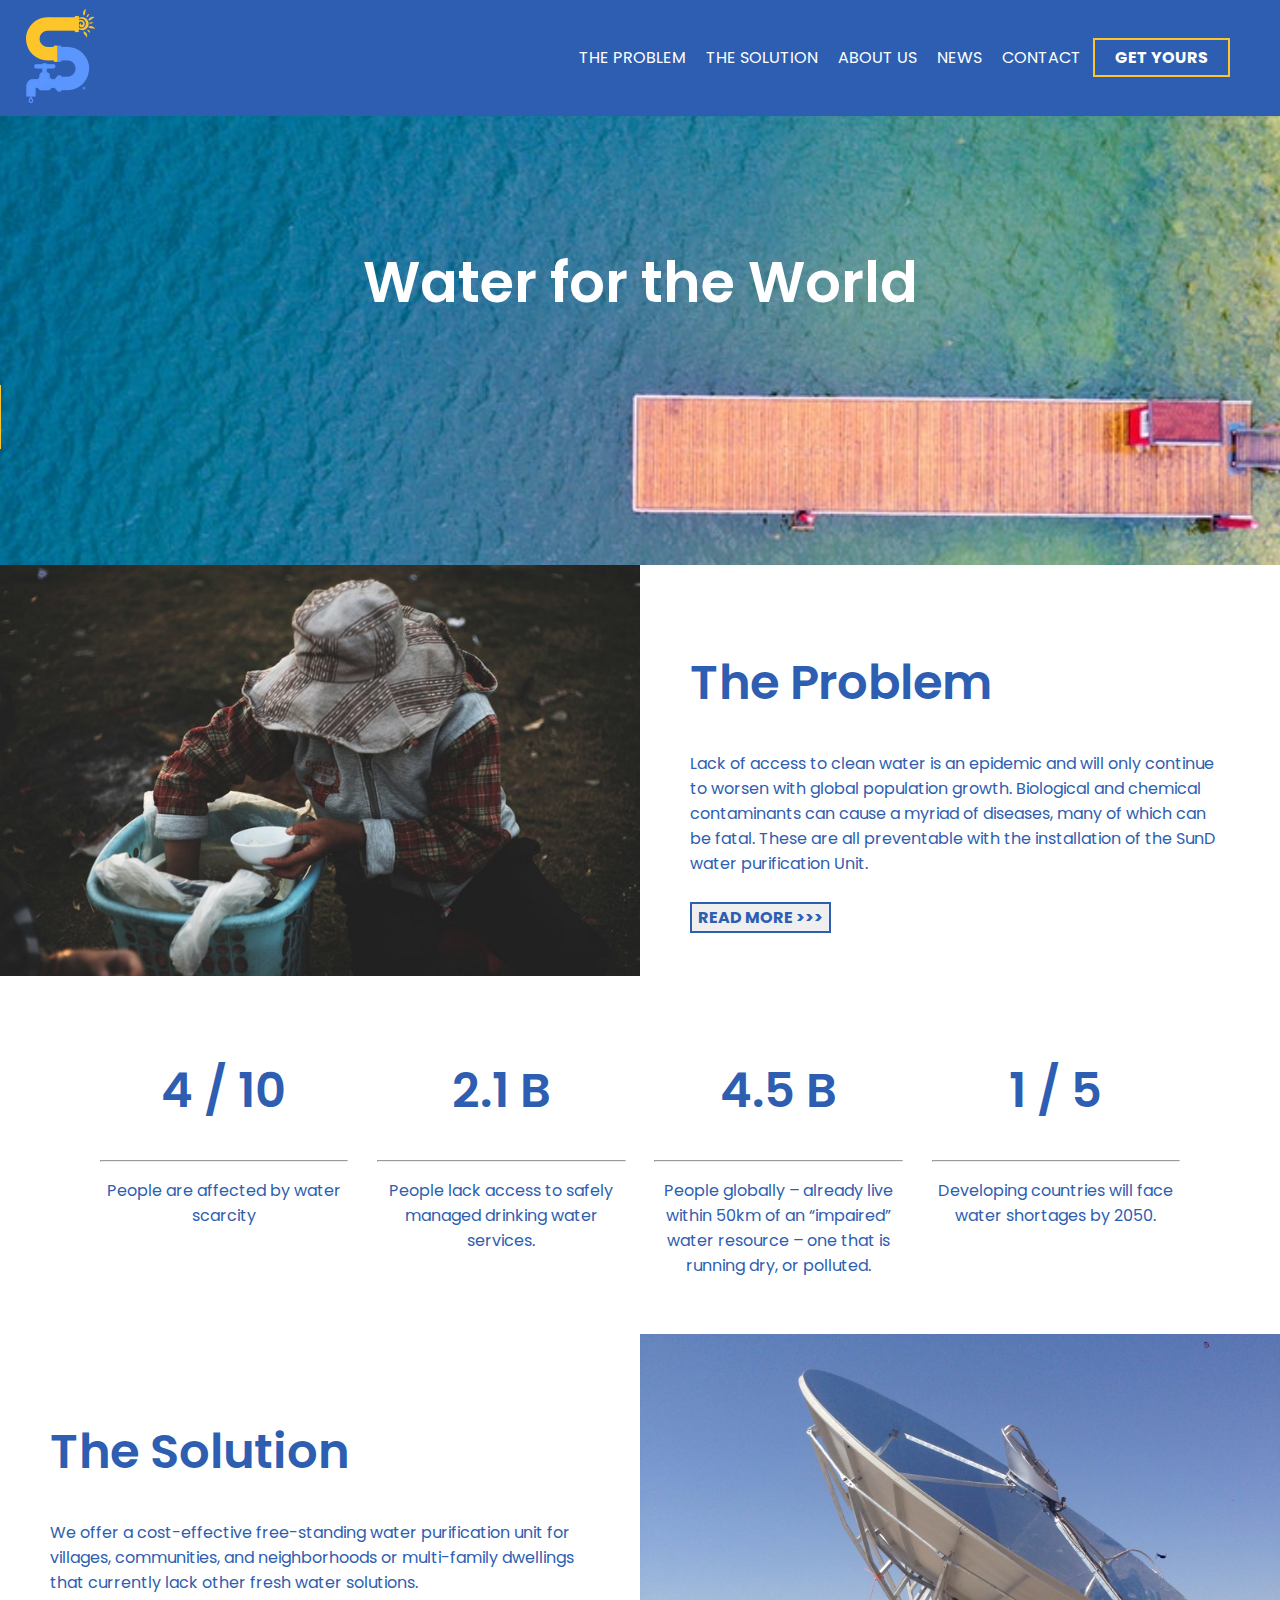
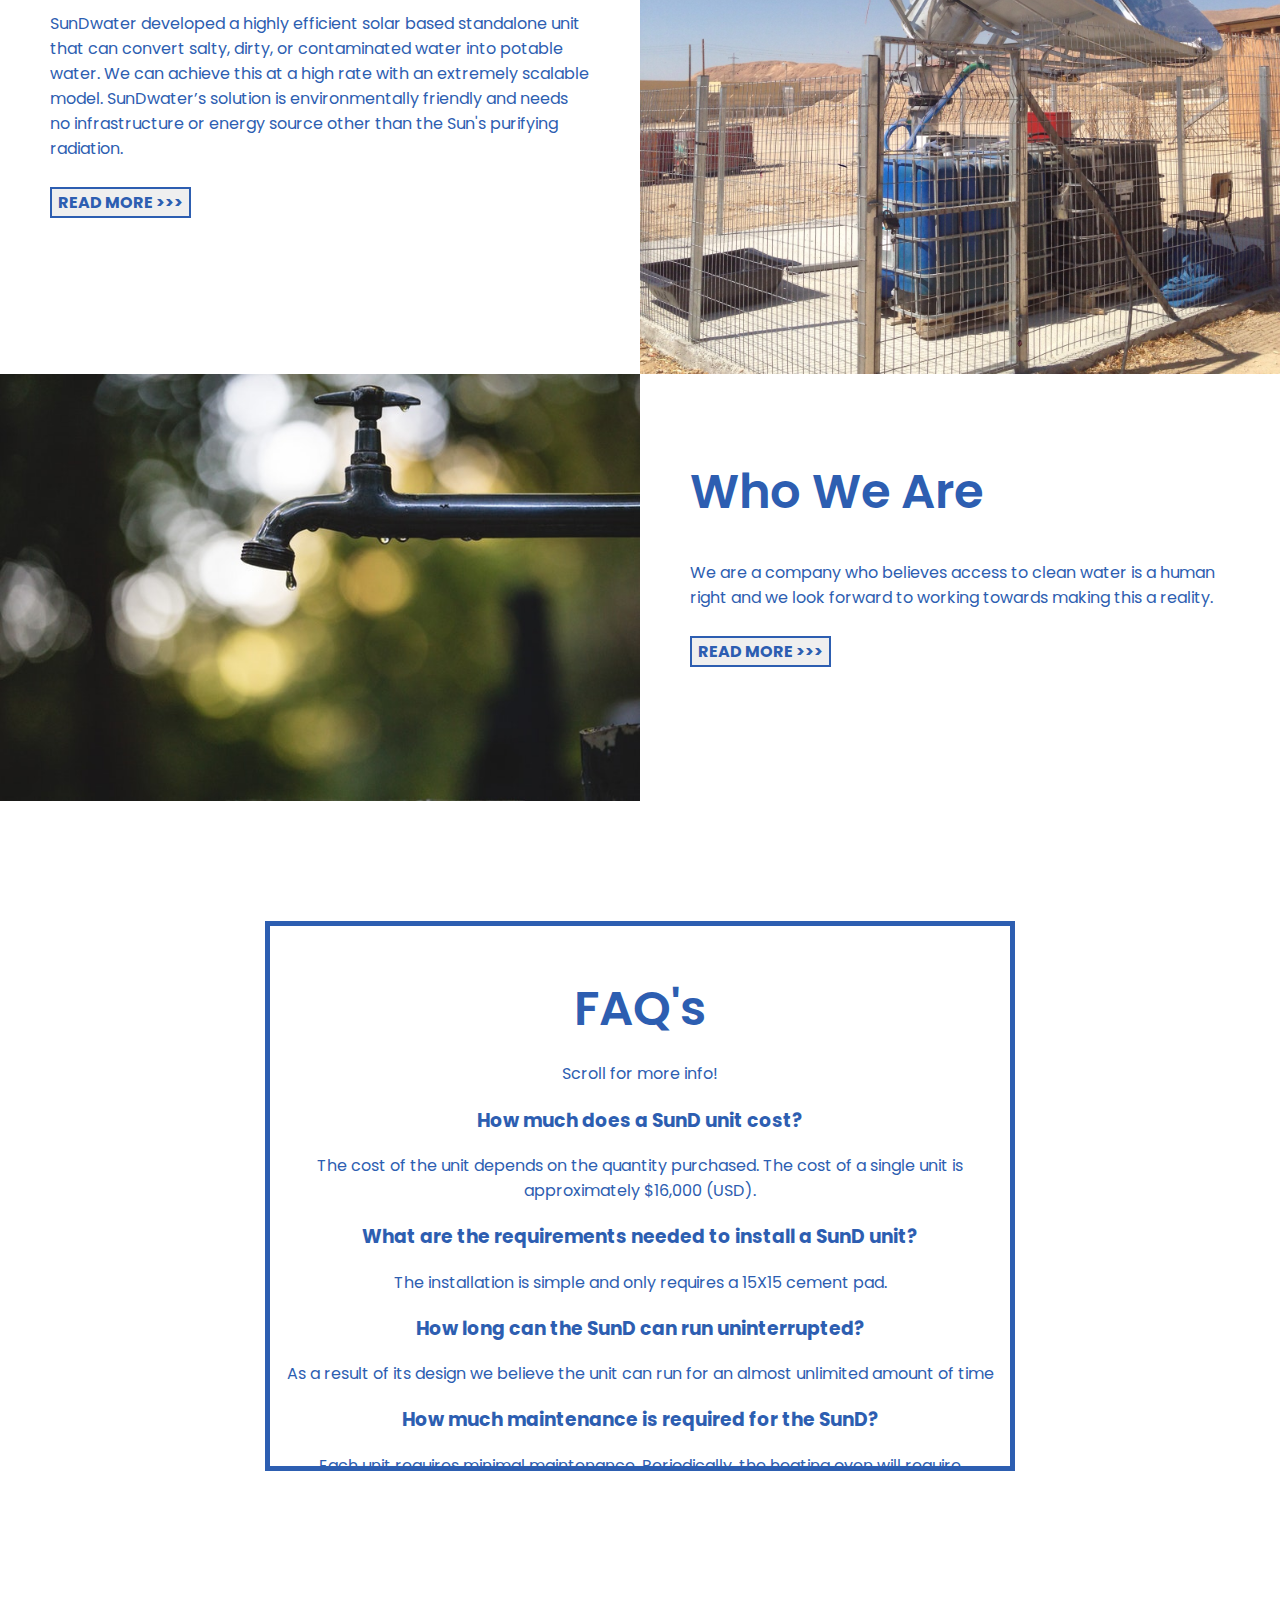
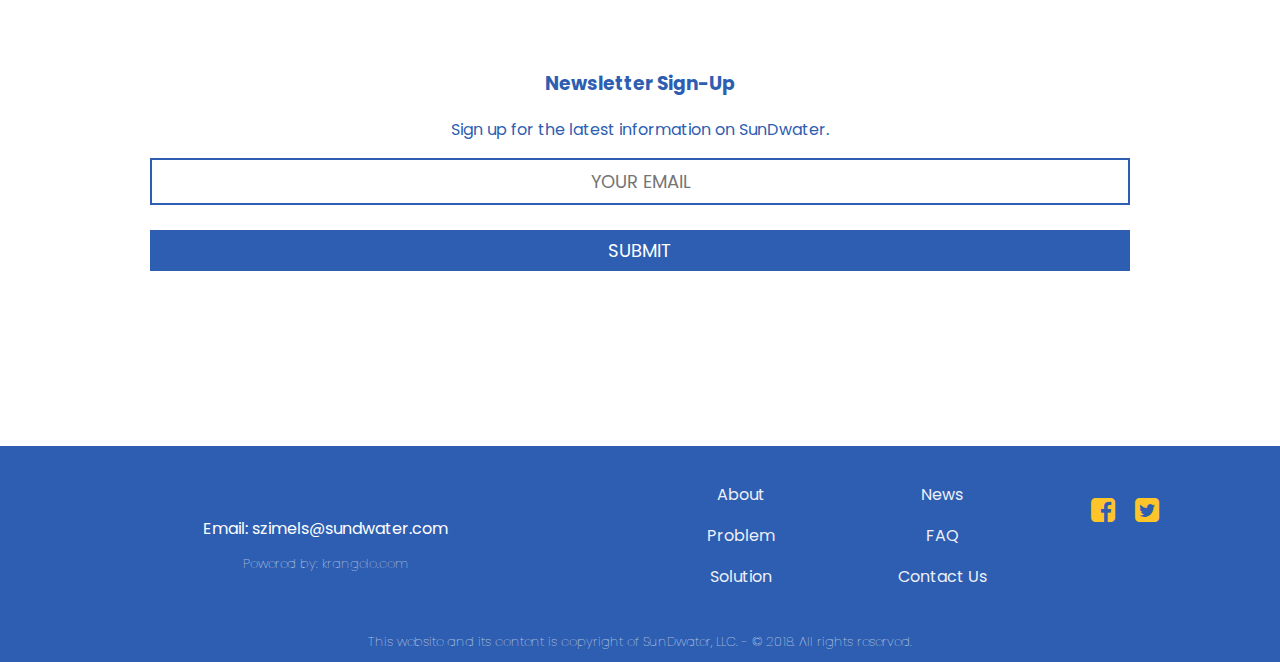
<file: index.html>
<!doctype html>
<html lang="">
    <head>
      <script async src="https://www.googletagmanager.com/gtag/js?id=UA-113091355-1"></script>
      <script>
        window.dataLayer = window.dataLayer || [];
        function gtag(){dataLayer.push(arguments);}
          gtag('js', new Date());
          gtag('config', 'UA-113091355-1');
      </script>
        <meta charset="utf-8">
        <meta http-equiv="x-ua-compatible" content="ie=edge">
        <title>SunDwater</title>
        <meta name="description" content="">
        <meta name="viewport" content="width=device-width, initial-scale=1">

        <link rel="apple-touch-icon" href="apple-touch-icon.png">
        <link rel="shortcut icon" href="favicon.ico" type="image/x-icon" />
        <link href="https://maxcdn.bootstrapcdn.com/font-awesome/4.7.0/css/font-awesome.min.css" rel="stylesheet" integrity="sha384-wvfXpqpZZVQGK6TAh5PVlGOfQNHSoD2xbE+QkPxCAFlNEevoEH3Sl0sibVcOQVnN" crossorigin="anonymous">

        <link rel="stylesheet" href="css/normalize.css">
        <link rel="stylesheet" href="css/main.css">
    </head>
    <body>
      <header id="home-header">
        <nav>
          <ul>
            <li class="home-anchor"><a href="index.html"><img src="img/logo_notag.png" alt="logo"></a></li>
            <li class="nav-anchor"><a href="problem.html">The Problem</a></li>
            <li><a href="solution.html">The Solution</a></li>
            <li><a href="about.html">About Us</a></li>
            <li><a href="news.html">News</a></li>
            <li><a href="contact.html">Contact</a></li>
            <!-- Trigger/Open The Modal -->
            <button class="buy-now-button" id="myBtn">Get Yours</button>
            <!-- The Modal -->
            <div id="myModal" class="modal">
              <!-- Modal content -->
              <div class="modal-content">
                <span class="close">&times;</span>
                <h2 class="form-header">Get your SunDwater unit NOW!</h2>
                <p class="form-header">Fill out the form below and we'll reach out to you shortly!</p>
                  <form action="https://formspree.io/krineangelo@gmail.com" method="POST" id="contact-form">
                  <input type="text" name="full-name" placeholder="Full Name" id="">
                  <input type="email" name="email" placeholder="Email">
                  <input type="text" name="subject" placeholder="Subject" id="">
                  <textarea placeholder="Message" name="message" form="contact-form"></textarea>
                  <button class="form-button" type="submit">Submit</button>
                  </form>
                  </div>
                </div>
          </ul>
        </nav>
        <div class="hamburger">
          <div class="line"></div>
          <div class="line"></div>
          <div class="line"></div>
        </div>
        <div class="side-nav" id="nav-sidebar">
          <a href="#" class="exit">x</a>
          <h2><img src="img/logo_notag.png" alt="logo"></h2>
          <ul>
            <li><a href="index.html">Home</a></li>
            <li><a href="problem.html">The Problem</a></li>
            <li><a href="solution.html">The Solution</a></li>
            <li><a href="about.html">About Us</a></li>
            <li><a href="news.html">News</a></li>
            <li><a href="contact.html">Contact</a></li>
            <li class="hamburger-button"><a href="contact.html"><button class="buy-now-button" id="myBtn">Get Yours</button></a></li>
          </ul>
        </div>
        <h1>Water for the World</h1>
      </header>
    <main>
      <section class="home-problem">
        <div class="home-problem-wrapper">
          <div class="home-problem-img col-1-2">
            <img src="img/sorting.jpeg" alt="faucet">
          </div>
          <div class="home-problem-text col-1-2">
            <h1>The Problem</h1>
            <p>Lack of access to clean water is an epidemic and will only continue to worsen with global population growth. Biological and chemical contaminants can cause a myriad of diseases, many of which can be fatal. These are all preventable with the installation of the SunD water purification Unit.</p>
            <button id="read-more-problem">Read More >>></button>
          </div>
        </div>
      </section>
      <section class="home-stats">
        <div class="home-stats-wrapper">
          <div class="home-stats-img col-1-4">
            <h1>4 / 10</h1>
            <hr>
            <p>People are affected by water scarcity</p>
          </div>
          <div class="home-stats-img col-1-4">
            <h1>2.1 B</h1>
            <hr>
            <p>People lack access to safely managed drinking water services.</p>
          </div>
          <div class="home-stats-img col-1-4">
            <h1>4.5 B</h1>
            <hr>
            <p>People globally – already live within 50km of an “impaired” water resource – one that is running dry, or polluted.</p>
          </div>
          <div class="problem-stats-img col-1-4">
            <h1>1 / 5</h1>
            <hr>
            <p>Developing countries will face water shortages by 2050.</p>
          </div>
        </div>
      </section>
      <section class="home-solution">
        <div class="home-solution-wrapper">
          <div class="home-solution-text col-1-2">
            <h1>The Solution</h1>
            <p>We offer a cost-effective free-standing water purification unit for villages, communities, and neighborhoods or multi-family dwellings that currently lack other fresh water solutions.</p>
            <p>SunDwater developed a highly efficient solar based standalone unit that can convert salty, dirty, or contaminated water into potable water. We can achieve this at a high rate with an extremely scalable model. SunDwater’s solution is environmentally friendly and needs no infrastructure or energy source other than the Sun's purifying radiation.</p>
            <button id="read-more-solution">Read More >>></button>
          </div>
          <div class="home-solution-img col-1-2">
            <img src="img/system-1.jpg" alt="droplet">
          </div>
        </div>
      </section>
      <section class="home-description">
        <div class="home-description-wrapper">
          <div class="home-description-img col-1-2 hide hide-early">
            <img src="img/faucet.jpeg" alt="placeholder">
          </div>
          <div class="home-description-text col-1-2">
            <h1>Who We Are</h1>
            <p>We are a company who believes access to clean water is a human right and we look forward to working towards making this a reality.</p>
            <button id="read-more-about">Read More >>></button>
          </div>
        </div>
      </section>
      <section id="home-faq">
        <div class="faq-wrapper">
          <h1>FAQ's</h1>
          <p class="faq-subtitle">Scroll for more info!</p>
          <h3>How much does a SunD unit cost?</h3>
          <p>The cost of the unit depends on the quantity purchased. The cost of a single unit is approximately $16,000 (USD).</p>
          <h3>What are the requirements needed to install a SunD unit?</h3>
          <p>The installation is simple and only requires a 15X15 cement pad.</p>
          <h3>How long can the SunD can run uninterrupted?</h3>
          <p>As a result of its design we believe the unit can run for an almost unlimited amount of time</p>
          <h3>How much maintenance is required for the SunD?</h3>
          <p>Each unit requires minimal maintenance. Periodically, the heating oven will require cleaning of the residual debris. but this is also a simple process.</p>
          <h3>What happens if I need assistance with my unit?</h3>
          <p>SunD water will provide continued technical assistance, as required. Units can be monitored remotely.</p>
          <h3>Can purified water be stored?</h3>
          <p>Purified water can be stored in appropriate storage containers on site or at a water farm</p>
        </div>
      </section>
      <section class="newsletter">
        <h3>Newsletter Sign-Up</h3>
        <p>Sign up for the latest information on SunDwater.</p>
        <input class="email" type="email" placeholder="Your Email">
        <input class="submit" type="submit">
      </section>
    </main>
      <footer>
        <div class="footer-wrapper">
          <div class="footer-left col-1-2 sm-col-1">
            <p class="phone">Email: szimels@sundwater.com</p>
            <p id="my-site">Powered by: <a href="http://www.krangelo.com/">krangelo.com</a></p>
          </div>
          <div class="col-1-2 sm-col-1">
            <div class="footer-right">
              <div class="col-1-3">
                <p><a href="about.html">About</a></p>
                <p><a href="problem.html">Problem</a></p>
                <p><a href="solution.html">Solution</a></p>
              </div>
              <div class="col-1-3">
                <p><a href="news.html">News</a></p>
                <p><a href="#home-faq">FAQ</a></p>
                <p><a href="contact.html">Contact Us</a></p>
              </div>
              <div class="social-media">
                <ul>
                  <li><i class="fa fa-facebook-square" aria-hidden="true"></i></li>
                  <li><i class="fa fa-twitter-square" aria-hidden="true"></i></li>
                </ul>
              </div>
            </div>
          </div>
        </div>
        <p id="copyright">This website and its content is copyright of SunDwater, LLC. - © 2018. All rights reserved.</p>
      </footer>

        <script src="js/vendor/jquery-1.12.0.min.js"></script>
        <script src="js/main.js"></script>
    </body>
</html>
</file>
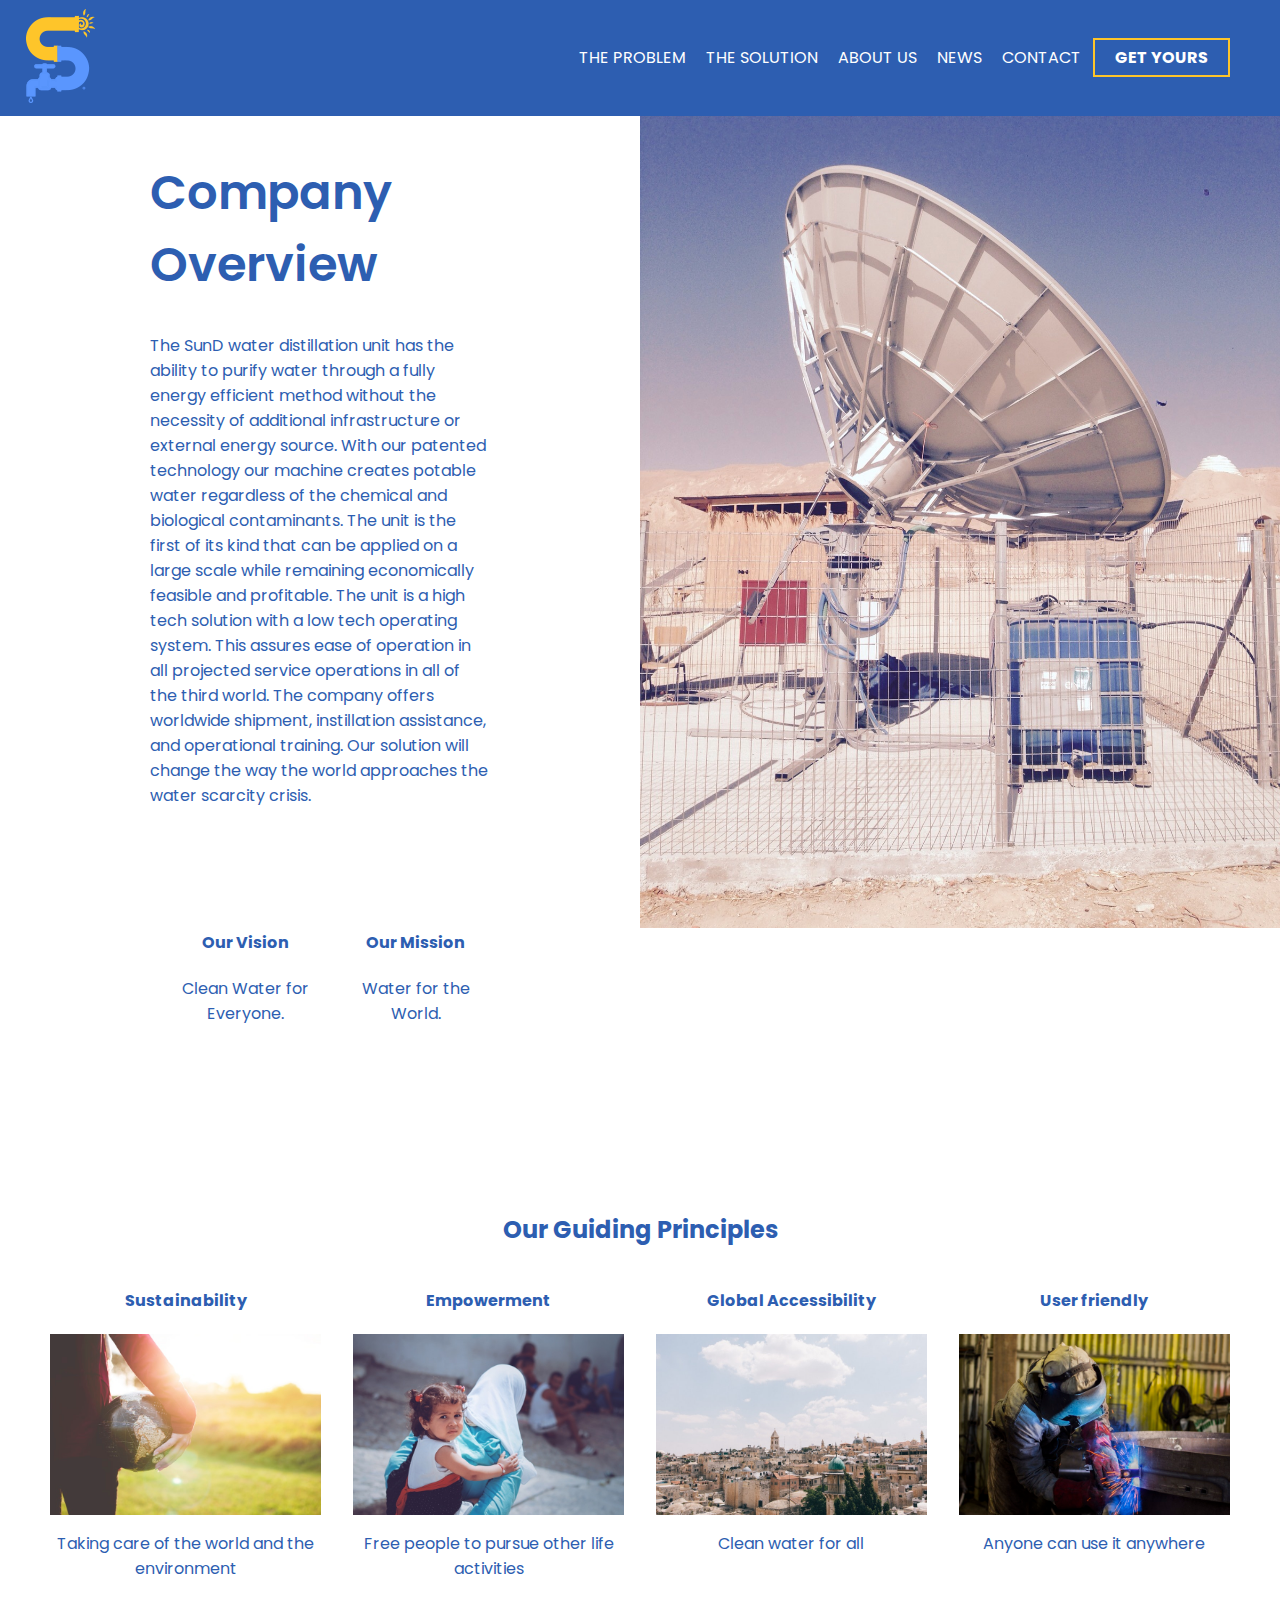
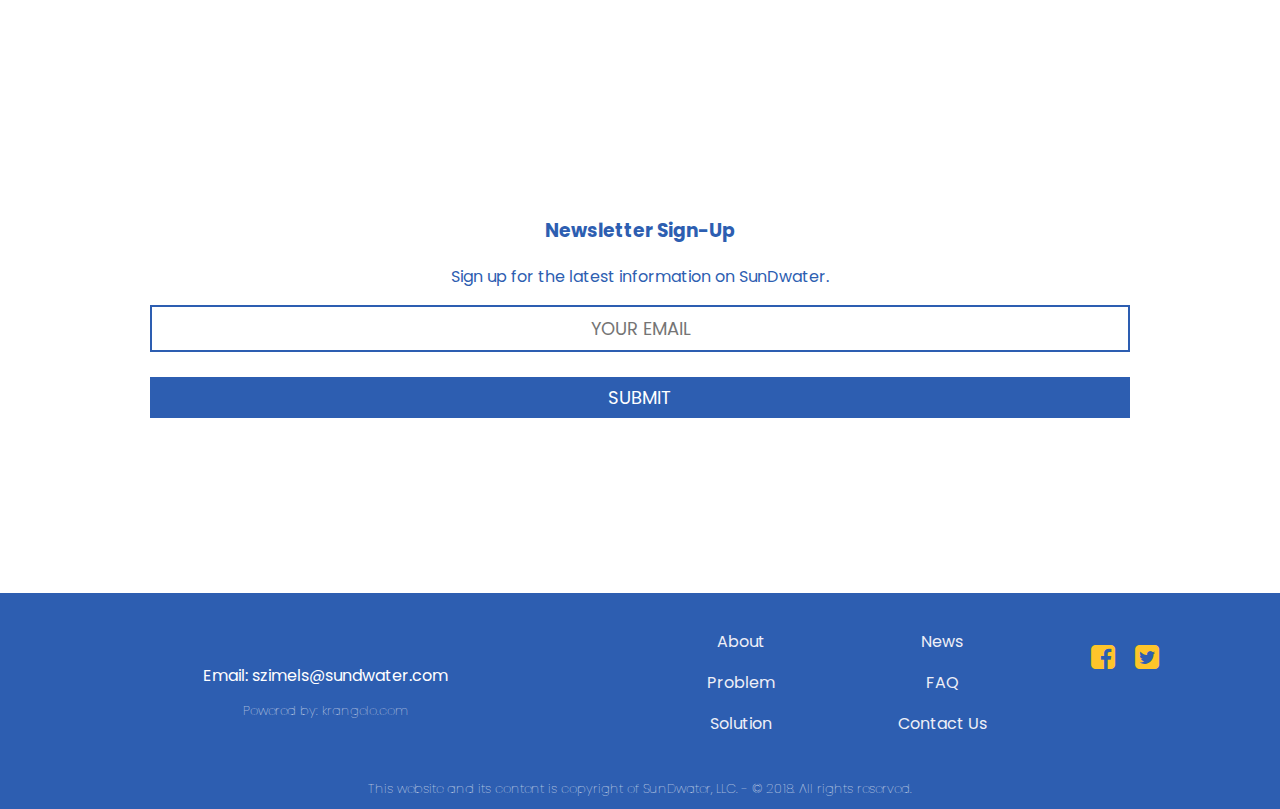
<file: about.html>
<!doctype html>
<html lang="">
    <head>
        <meta charset="utf-8">
        <meta http-equiv="x-ua-compatible" content="ie=edge">
        <title>About Us - SunDwater</title>
        <meta name="description" content="">
        <meta name="viewport" content="width=device-width, initial-scale=1">

        <link rel="apple-touch-icon" href="apple-touch-icon.png">
        <link rel="shortcut icon" href="favicon.ico" type="image/x-icon" />
        <link href="https://maxcdn.bootstrapcdn.com/font-awesome/4.7.0/css/font-awesome.min.css" rel="stylesheet" integrity="sha384-wvfXpqpZZVQGK6TAh5PVlGOfQNHSoD2xbE+QkPxCAFlNEevoEH3Sl0sibVcOQVnN" crossorigin="anonymous">


        <link rel="stylesheet" href="css/normalize.css">
        <link rel="stylesheet" href="css/main.css">
    </head>
    <body>
      <header id="about-header">
        <nav>
          <ul>
            <li class="home-anchor"><a href="index.html"><img src="img/logo_notag.png" alt=""></a></li>
            <li class="nav-anchor"><a href="problem.html">The Problem</a></li>
            <li><a href="solution.html">The Solution</a></li>
            <li><a href="about.html">About Us</a></li>
            <li><a href="news.html">News</a></li>
            <li><a href="contact.html">Contact</a></li>
            <!-- Trigger/Open The Modal -->
            <button class="buy-now-button" id="myBtn">Get Yours</button>
            <!-- The Modal -->
            <div id="myModal" class="modal">
              <!-- Modal content -->
              <div class="modal-content">
                <span class="close">&times;</span>
                <h2 class="form-header">Get your SunDwater unit NOW!</h2>
                <p class="form-header">Fill out the form below and we'll reach out to you shortly!</p>
                  <form action="https://formspree.io/krineangelo@gmail.com" method="POST" id="contact-form">
                  <input type="text" name="full-name" placeholder="Full Name" id="">
                  <input type="email" name="email" placeholder="Email">
                  <input type="text" name="subject" placeholder="Subject" id="">
                  <textarea placeholder="Message" name="message" form="contact-form"></textarea>
                  <button class="form-button" type="submit">Submit</button>
                  </form>
                  </div>
                </div>
          </ul>
        </nav>
        <div class="hamburger">
          <div class="line"></div>
          <div class="line"></div>
          <div class="line"></div>
        </div>
        <div class="side-nav" id="nav-sidebar">
          <a href="#" class="exit">x</a>
          <h2><img src="img/logo_notag.png" alt="logo"></h2>
          <ul>
            <li><a href="index.html">Home</a></li>
            <li><a href="problem.html">The Problem</a></li>
            <li><a href="solution.html">The Solution</a></li>
            <li><a href="about.html">About Us</a></li>
            <li><a href="news.html">News</a></li>
            <li><a href="contact.html">Contact</a></li>
          </ul>
          <li class="hamburger-button"><a href="contact.html"><button class="buy-now-button" id="myBtn">Get Yours</button></a></li>
        </div>
      </header>
      <section class="about-commitment">
        <div class="about-commitment-wrapper">
          <div class="about-commitment-text col-1-2 sm-col-1 ab-col-1">
            <h1>Company Overview</h1>
            <p>The SunD water distillation unit has the ability to purify water through a fully energy efficient method without the necessity of additional infrastructure or external energy source. With our patented technology our machine creates potable water regardless of the chemical and biological contaminants. The unit is the first of its kind that can be applied on a large scale while remaining economically feasible and profitable. The unit is a high tech solution with a low tech operating system. This assures ease of operation in all projected service operations in all of the third world. The company offers worldwide shipment, instillation assistance, and operational training. Our solution will change the way the world approaches the water scarcity crisis.</p>
            <div class="about-aside-text col-1-2-sp">
              <div class="vision">
                <h4 class="hide-about">Our Vision</h1>
                <p class="hide-about">Clean Water for Everyone.</p>
              </div>
              <div class="mission">
                <h4 class="hide-about">Our Mission</h1>
                <p class="hide-about">Water for the World.</p>
              </div>
            </div>
          </div>
          <div class="about-commitment-img col-1-2 hide-about">
            <img src="img/right-system.jpg" alt="product">
          </div>
        </div>
        </div>
      </section>
      <section class="about-principles">
        <h2>Our Guiding Principles</h2>
        <div class="about-principles-wrapper">
            <div class="about-principles-img col-1-4 md-col-1-2 sm-col-1">
              <h4>Sustainability</h4>
              <img src="img/sustainability.jpeg" alt="environment">
              <p>Taking care of the world and the environment</p>
            </div>
            <div class="about-principles-img col-1-4 md-col-1-2 sm-col-1">
              <h4>Empowerment</h4>
              <img src="img/woman.jpeg" alt="empower">
              <p>Free people to pursue other life activities</p>
            </div>
            <div class="about-principles-img col-1-4 md-col-1-2 sm-col-1">
              <h4>Global Accessibility</h4>
              <img src="img/accessibility.jpeg" alt="clean-water">
              <p>Clean water for all</p>
            </div>
            <div class="about-principles-img col-1-4 md-col-1-2 sm-col-1">
              <h4>User friendly</h4>
              <img src="img/economic.jpeg" alt="economic">
              <p>Anyone can use it anywhere</p>
            </div>
          </div>
        </section>
        <section class="about-newsletter">
          <h3>Newsletter Sign-Up</h3>
          <p>Sign up for the latest information on SunDwater.</p>
          <input class="email" type="email" placeholder="Your Email">
          <input class="submit" type="submit">
        </section>
      <!-- <section class="about-team">
        <h1>Meet the Team</h1>
        <div class="about-team-wrapper">
          <div class="about-team-img col-1-3">
            <img src="img/placeholder.jpeg" alt="placeholder">
            <h2>Shimon Ben Dor</h2>
            <h4>Founder</h4>
            <p>Mr. Ben Dor co founded SunDwater with Dr. Silver in 2009 with the intention to satisfy environmental needs by utilizing his vast design and fabrication experience. Mr. Ben Dor has a long record of developing new products. In 1987 he founded “Ben-Dor” a company that specializes in exquisite designs of jewelry and art objects. The company sold its products mostly in North America and Europe. Mr. Ben Dor is constantly consulting other companies with issues related to his expertise. Mr. Ben Dor is also the CEO of Safe ID a company offering solutions for the reliability of medication distribution.</p>
          </div>
          <div class="about-team-img col-1-3">
            <img src="img/placeholder.jpeg" alt="placeholder">
            <h2>Dr Ronald Silver (M.D)</h2>
            <h4>Founder</h4>
            <p>Dr. Silver co-founded SunDwater together with Mr. Ben Dor in 2009 with the thought and vision of helping to resolve one of the most concerning health problems facing mankind, i.e., the shortage of fresh water. Dr. Silver serves as an orthopedic surgeon at St. Francis Hospital in Evanston Illinois. He previously served as Director of Sports Medicine at Michael Reese Hospital and Medical Center for approximately fifteen years in Chicago Illinois. Over the years Dr. Silver has published numerous professional articles. In 1978 Dr. Silver graduated from the Honors Program in Medical Education of Northwestern University and Medical School in Chicago Illinois. </p>
          </div>
          <div class="about-team-img col-1-3">
            <img src="img/placeholder.jpeg" alt="placeholder">
            <h2>Shimmy Zimels</h2>
            <h4>Chief Executive Officer</h4>
            <p>Mr. Zimels joined the founding team with the intention to help realize and capitalize on the progress the founders achieved thus far. Prior to that Mr. Zimels served from June 2002 to June 2008 as Chief Executive Office and President of deltathree Inc (www.deltathree.com) a leading provider of integrated Voice over Internet Protocol, or VoIP, telephony services and products. deltathree is a publicly traded company. Before being named President and Chief Executive Officer in June 2002, Mr. Zimels served Since June 1997 as Vice President of Operations and Chief Operating Officer of deltathree. Prior to joining deltathree, Mr. Zimels was the Controller and Vice President of Finance at Net Media Ltd., a leading Israel based Internet Service Provider, from June 1995 to June 1997
            Shimmy graduated with distinction from Hebrew University in Jerusalem with a degree in Economics and Accounting and holds a Masters in Economics from Hebrew University. Shimmy is also an Israeli Certified Public Accountant (CPA).</p>
          </div>
          <div class="about-team-img col-1-4">
            <img src="img/placeholder.jpeg" alt="placeholder">
            <h2>Shimon Ben Dor</h2>
            <h4>Founder</h4>
            <p>Lorem ipsum dolor sit amet, consectetur adipisicing elit. Quae dolore facere asperiores, aperiam cum amet nobis vero ipsum non dolorum maxime exercitationem consectetur nisi itaque dolor velit iste! Fuga, dolorem!</p>
          </div>
        </div>
      </section> -->
      <footer>
        <div class="footer-wrapper">
          <div class="footer-left col-1-2 sm-col-1">
            <p class="phone">Email: szimels@sundwater.com</p>
            <p id="my-site">Powered by: <a href="http://www.krangelo.com/">krangelo.com</a></p>
          </div>
          <div class="col-1-2 sm-col-1">
            <div class="footer-right">
              <div class="col-1-3">
                <p><a href="about.html">About</a></p>
                <p><a href="problem.html">Problem</a></p>
                <p><a href="solution.html">Solution</a></p>
              </div>
              <div class="col-1-3">
                <p><a href="news.html">News</a></p>
                <p><a href="index.html#home-faq">FAQ</a></p>
                <p><a href="contact.html">Contact Us</a></p>
              </div>
              <div class="social-media">
                <ul>
                  <li><i class="fa fa-facebook-square" aria-hidden="true"></i></li>
                  <li><i class="fa fa-twitter-square" aria-hidden="true"></i></li>
                </ul>
              </div>
            </div>
          </div>
        </div>
        <p id="copyright">This website and its content is copyright of SunDwater, LLC. - © 2018. All rights reserved.</p>
      </footer>

        <script src="js/vendor/jquery-1.12.0.min.js"></script>
        <script src="js/main.js"></script>
    </body>
</html>
</file>
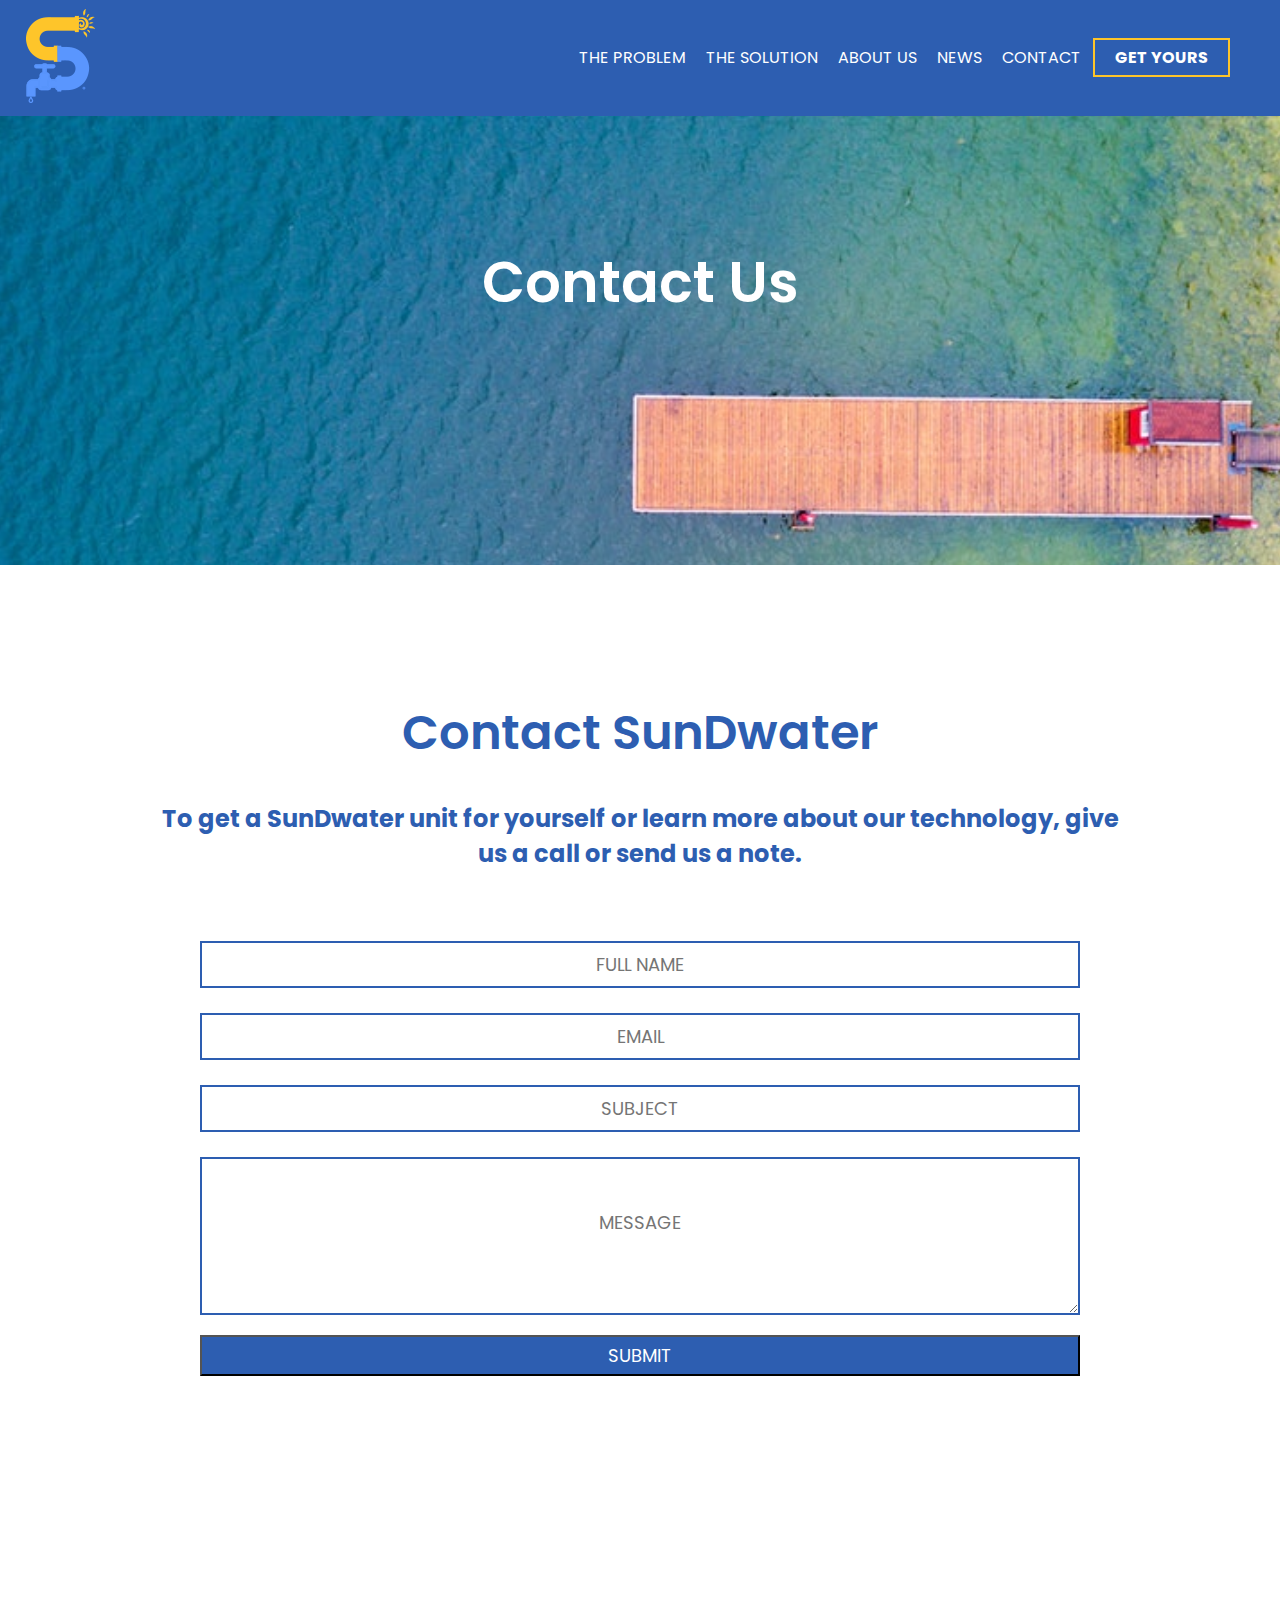
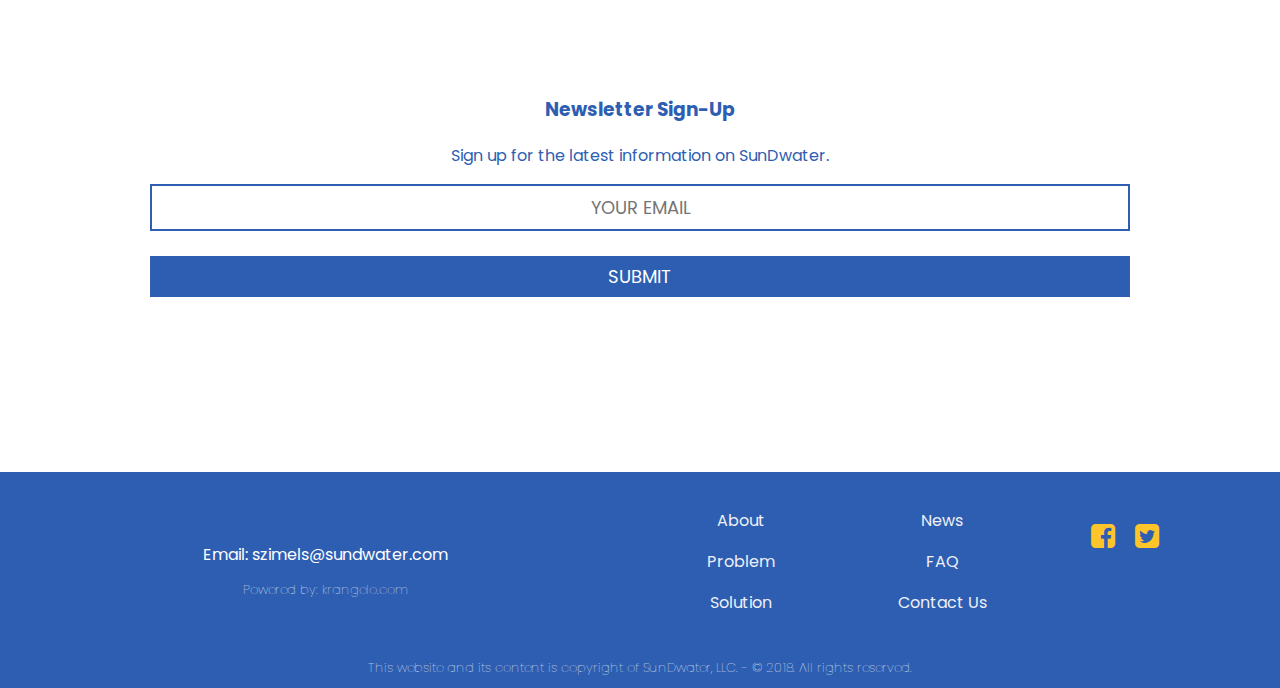
<file: contact.html>
<!doctype html>
<html lang="">
    <head>
        <meta charset="utf-8">
        <meta http-equiv="x-ua-compatible" content="ie=edge">
        <title>Contact Us - SunDwater</title>
        <meta name="description" content="">
        <meta name="viewport" content="width=device-width, initial-scale=1">

        <link rel="apple-touch-icon" href="apple-touch-icon.png">
        <link rel="shortcut icon" href="favicon.ico" type="image/x-icon" />
        <link href="https://maxcdn.bootstrapcdn.com/font-awesome/4.7.0/css/font-awesome.min.css" rel="stylesheet" integrity="sha384-wvfXpqpZZVQGK6TAh5PVlGOfQNHSoD2xbE+QkPxCAFlNEevoEH3Sl0sibVcOQVnN" crossorigin="anonymous">


        <link rel="stylesheet" href="css/normalize.css">
        <link rel="stylesheet" href="css/main.css">
    </head>
    <body>
      <header id="contact-header">
        <nav>
          <ul>
            <li class="home-anchor"><a href="index.html"><img src="img/logo_notag.png" alt=""></a></li>
            <li class="nav-anchor"><a href="problem.html">The Problem</a></li>
            <li><a href="solution.html">The Solution</a></li>
            <li><a href="about.html">About Us</a></li>
            <li><a href="news.html">News</a></li>
            <li><a href="contact.html">Contact</a></li>
            <!-- Trigger/Open The Modal -->
            <button class="buy-now-button" id="myBtn">Get Yours</button>
            <!-- The Modal -->
            <div id="myModal" class="modal">
              <!-- Modal content -->
              <div class="modal-content">
                <span class="close">&times;</span>
                <h2 class="form-header">Get your SunDwater unit NOW!</h2>
                <p class="form-header">Fill out the form below and we'll reach out to you shortly!</p>
                  <form action="https://formspree.io/szimels@sundwater.com" method="POST" id="contact-form">
                  <input type="text" name="full-name" placeholder="Full Name" id="">
                  <input type="email" name="email" placeholder="Email">
                  <input type="text" name="subject" placeholder="Subject" id="">
                  <textarea placeholder="Message" name="message" form="contact-form"></textarea>
                  <button class="form-button" type="submit">Submit</button>
                  </form>
                  </div>
                </div>
          </ul>
          <h1>Contact Us</h1>
        </nav>
        <div class="hamburger">
          <div class="line"></div>
          <div class="line"></div>
          <div class="line"></div>
        </div>
        <div class="side-nav" id="nav-sidebar">
          <a href="#" class="exit">x</a>
          <h2><img src="img/logo_notag.png" alt="logo"></h2>
          <ul>
            <li><a href="index.html">Home</a></li>
            <li><a href="problem.html">The Problem</a></li>
            <li><a href="solution.html">The Solution</a></li>
            <li><a href="about.html">About Us</a></li>
            <li><a href="news.html">News</a></li>
            <li><a href="contact.html">Contact</a></li>
          </ul>
          <li class="hamburger-button"><a href="contact.html"><button class="buy-now-button" id="myBtn">Get Yours</button></a></li>
        </div>
      </header>
      <section class="contact-main">
        <h1>Contact SunDwater</h1>
        <h2>To get a SunDwater unit for yourself or learn more about our technology, give us a call or send us a note.</h2>
        <div class="contact-form">
          <form action="https://formspree.io/szimels@sundwater.com" method="POST" id="contact-form">
          <input type="text" name="full-name" placeholder="Full Name" id="">
          <input type="email" name="email" placeholder="Email">
          <input type="text" name="subject" placeholder="Subject" id="">
          <textarea placeholder="Message" name="message" form="contact-form"></textarea>
          <button class="form-button" type="submit">Submit</button>
          </form>
        </div>
      </section>
      <section class="contact-newsletter">
        <h3>Newsletter Sign-Up</h3>
        <p>Sign up for the latest information on SunDwater.</p>
        <input class="email" type="email" placeholder="Your Email">
        <input class="submit" type="submit">
      </section>
      <footer>
        <div class="footer-wrapper">
          <div class="footer-left col-1-2 sm-col-1">
            <p class="phone">Email: szimels@sundwater.com</p>
            <p id="my-site">Powered by: <a href="http://www.krangelo.com/">krangelo.com</a></p>
          </div>
          <div class="col-1-2 sm-col-1">
            <div class="footer-right">
              <div class="col-1-3">
                <p><a href="about.html">About</a></p>
                <p><a href="problem.html">Problem</a></p>
                <p><a href="solution.html">Solution</a></p>
              </div>
              <div class="col-1-3">
                <p><a href="news.html">News</a></p>
                <p><a href="index.html#home-faq">FAQ</a></p>
                <p><a href="contact.html">Contact Us</a></p>
              </div>
              <div class="social-media">
                <ul>
                  <li><i class="fa fa-facebook-square" aria-hidden="true"></i></li>
                  <li><i class="fa fa-twitter-square" aria-hidden="true"></i></li>
                </ul>
              </div>
            </div>
          </div>
        </div>
        <p id="copyright">This website and its content is copyright of SunDwater, LLC. - © 2018. All rights reserved.</p>
      </footer>

        <script src="js/vendor/jquery-1.12.0.min.js"></script>
        <script src="js/main.js"></script>
    </body>
</html>
</file>
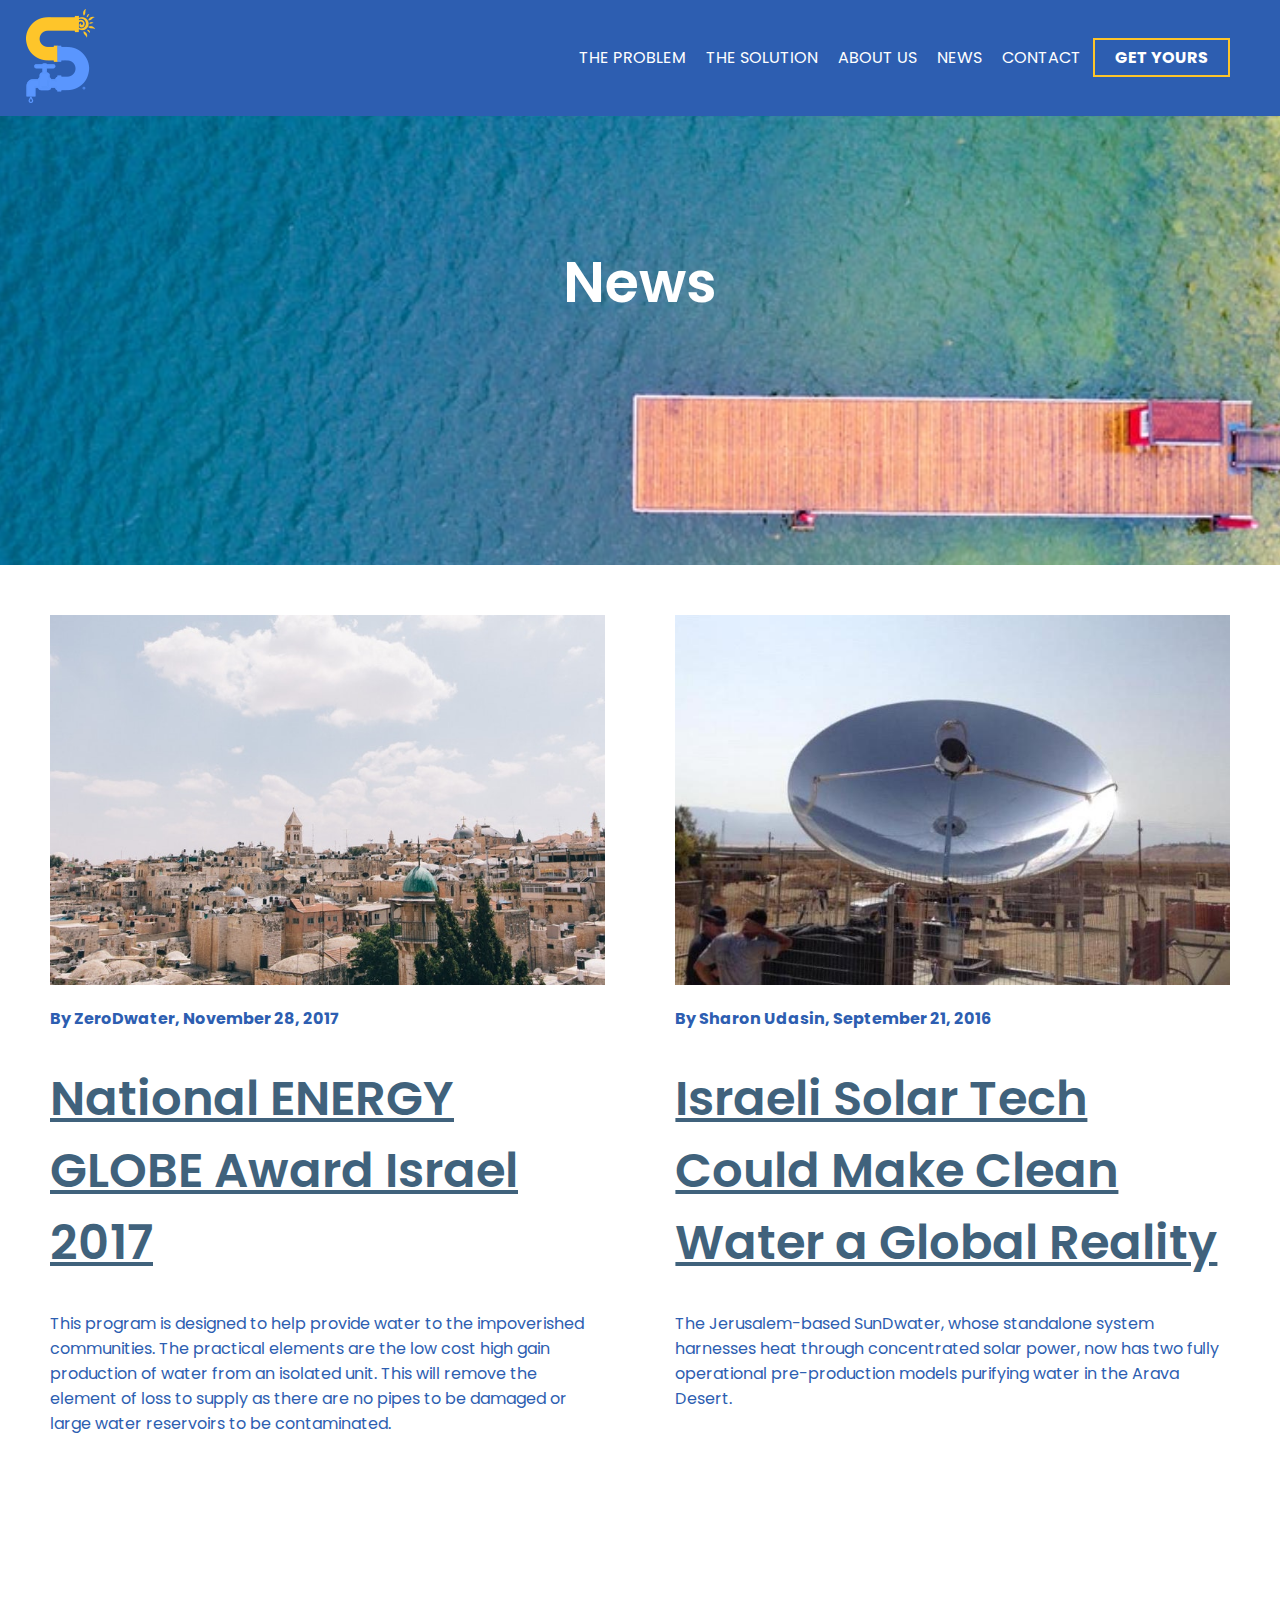
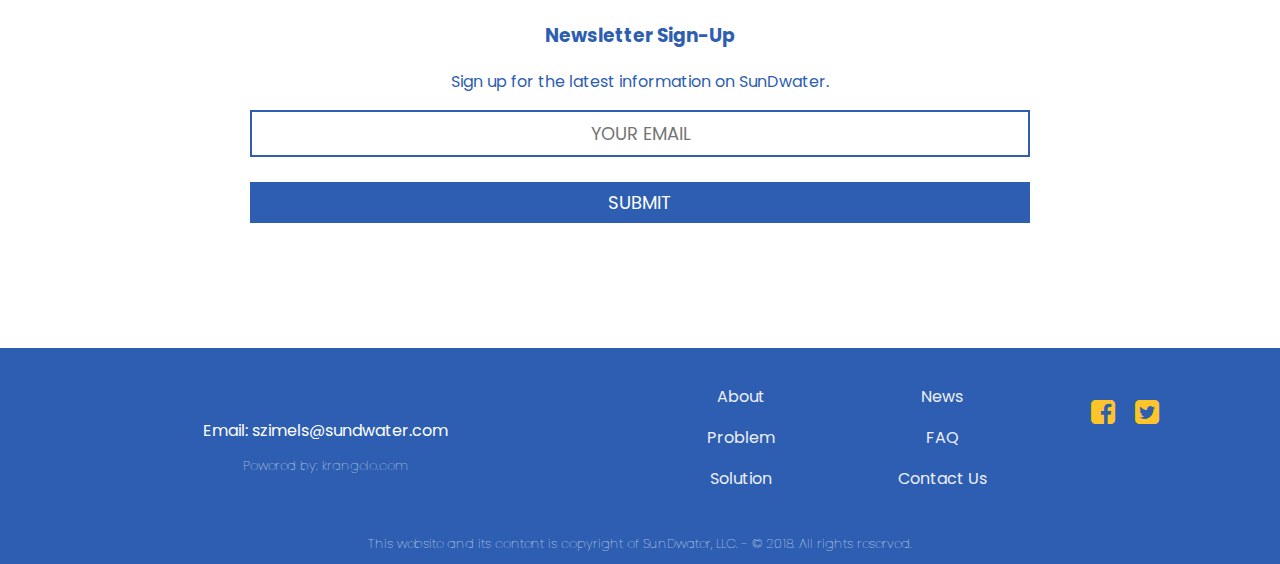
<file: news.html>
<!doctype html>
<html lang="">
    <head>
        <meta charset="utf-8">
        <meta http-equiv="x-ua-compatible" content="ie=edge">
        <title>News - SunDwater</title>
        <meta name="description" content="">
        <meta name="viewport" content="width=device-width, initial-scale=1">

        <link rel="apple-touch-icon" href="apple-touch-icon.png">
        <link rel="shortcut icon" href="favicon.ico" type="image/x-icon" />
        <link href="https://maxcdn.bootstrapcdn.com/font-awesome/4.7.0/css/font-awesome.min.css" rel="stylesheet" integrity="sha384-wvfXpqpZZVQGK6TAh5PVlGOfQNHSoD2xbE+QkPxCAFlNEevoEH3Sl0sibVcOQVnN" crossorigin="anonymous">


        <link rel="stylesheet" href="css/normalize.css">
        <link rel="stylesheet" href="css/main.css">
    </head>
    <body>
      <header id="news-header">
        <nav>
          <ul>
            <li class="home-anchor"><a href="index.html"><img src="img/logo_notag.png" alt=""></a></li>
            <li class="nav-anchor"><a href="problem.html">The Problem</a></li>
            <li><a href="solution.html">The Solution</a></li>
            <li><a href="about.html">About Us</a></li>
            <li><a href="news.html">News</a></li>
            <li><a href="contact.html">Contact</a></li>
            <!-- Trigger/Open The Modal -->
            <button class="buy-now-button" id="myBtn">Get Yours</button>
            <!-- The Modal -->
            <div id="myModal" class="modal">
              <!-- Modal content -->
              <div class="modal-content">
                <span class="close">&times;</span>
                <h2 class="form-header">Get your SunDwater unit NOW!</h2>
                <p class="form-header">Fill out the form below and we'll reach out to you shortly!</p>
                  <form action="https://formspree.io/krineangelo@gmail.com" method="POST" id="contact-form">
                  <input type="text" name="full-name" placeholder="Full Name" id="">
                  <input type="email" name="email" placeholder="Email">
                  <input type="text" name="subject" placeholder="Subject" id="">
                  <textarea placeholder="Message" name="message" form="contact-form"></textarea>
                  <button class="form-button" type="submit">Submit</button>
                  </form>
                  </div>
                </div>
          </ul>
        </nav>
        <div class="hamburger">
          <div class="line"></div>
          <div class="line"></div>
          <div class="line"></div>
        </div>
        <div class="side-nav" id="nav-sidebar">
          <a href="#" class="exit">x</a>
          <h2><img src="img/logo_notag.png" alt="logo"></h2>
          <ul>
            <li><a href="index.html">Home</a></li>
            <li><a href="problem.html">The Problem</a></li>
            <li><a href="solution.html">The Solution</a></li>
            <li><a href="about.html">About Us</a></li>
            <li><a href="news.html">News</a></li>
            <li><a href="contact.html">Contact</a></li>
          </ul>
          <li class="hamburger-button"><a href="contact.html"><button class="buy-now-button" id="myBtn">Get Yours</button></a></li>
        </div>
        <h1>News</h1>
      </header>
      <section class="news-main">
        <div class="news-main-row">
          <div class="news-item sp-col-1-2 sm-col-1">
            <img src="img/israel.jpeg" alt="israel">
            <h4>By ZeroDwater, November 28, 2017</h4>
            <h1><a href="http://www.energyglobe.info/israel2017?cl=en&id=230665">National ENERGY GLOBE Award Israel 2017</a></h1>
            <p>This program is designed to help provide water to the impoverished communities. The practical elements are the low cost high gain production of water from an isolated unit. This will remove the element of loss to supply as there are no pipes to be damaged or large water reservoirs to be contaminated. </p>
          </div>
          <div class="news-item sp-col-1-2 sm-col-1">
            <img src="img/system-news.jpeg" alt="system-news">
            <h4>By Sharon Udasin,  September 21, 2016</h4>
            <h1><a href="http://www.jpost.com/Business-and-Innovation/Environment/Israel-makes-strides-in-solar-power-water-distillation-system-for-remote-villages-468337">Israeli Solar Tech Could Make Clean Water a Global Reality</a></h1>
            <p>The Jerusalem-based SunDwater, whose standalone system harnesses heat through concentrated solar power, now has two fully operational pre-production models purifying water in the Arava Desert.</p>
          </div>
        </div>
      </section>
      <section class="news-newsletter">
        <h3>Newsletter Sign-Up</h3>
        <p>Sign up for the latest information on SunDwater.</p>
        <input class="email" type="email" placeholder="Your Email">
        <input class="submit" type="submit">
      </section>
        <!-- <div class="news-main-row">
          <div class="news-item sp-col-1-2">
            <img src="img/placeholder.jpeg" alt="placeholder">
            <h4>By Jerusalem Post article by Sharon Udasin, September 21st, 2016</h4>
            <h1>Insert Title of Article Here</h1>
            <p>Lorem ipsum dolor sit amet, consectetur adipisicing elit. Temporibus eveniet mollitia eum a aperiam, repellendus deserunt, enim nihil voluptatum dicta aliquam molestias quas vero. Vero nostrum sit qui necessitatibus quae.</p>
          </div>
          <div class="news-item sp-col-1-2">
            <img src="img/placeholder.jpeg" alt="placeholder">
            <h4>By ZeroDwater, November 28, 2017</h4>
            <h1>Insert Title of Article Here</h1>
            <p>Lorem ipsum dolor sit amet, consectetur adipisicing elit. Temporibus eveniet mollitia eum a aperiam, repellendus deserunt, enim nihil voluptatum dicta aliquam molestias quas vero. Vero nostrum sit qui necessitatibus quae.</p>
          </div>
        </div>
        <div class="news-main-row">
          <div class="news-item sp-col-1-2">
            <img src="img/placeholder.jpeg" alt="placeholder">
            <h4>By ZeroDwater, November 28, 2017</h4>
            <h1>Insert Title of Article Here</h1>
            <p>Lorem ipsum dolor sit amet, consectetur adipisicing elit. Temporibus eveniet mollitia eum a aperiam, repellendus deserunt, enim nihil voluptatum dicta aliquam molestias quas vero. Vero nostrum sit qui necessitatibus quae.</p>
          </div>
          <div class="news-item sp-col-1-2">
            <img src="img/placeholder.jpeg" alt="placeholder">
            <h4>By ZeroDwater, November 28, 2017</h4>
            <h1>Insert Title of Article Here</h1>
            <p>Lorem ipsum dolor sit amet, consectetur adipisicing elit. Temporibus eveniet mollitia eum a aperiam, repellendus deserunt, enim nihil voluptatum dicta aliquam molestias quas vero. Vero nostrum sit qui necessitatibus quae.</p>
          </div>
        </div> -->
      <footer>
        <div class="footer-wrapper">
          <div class="footer-left col-1-2 sm-col-1">
            <p class="phone">Email: szimels@sundwater.com</p>
            <p id="my-site">Powered by: <a href="http://www.krangelo.com/">krangelo.com</a></p>
          </div>
          <div class="col-1-2 sm-col-1">
            <div class="footer-right">
              <div class="col-1-3">
                <p><a href="about.html">About</a></p>
                <p><a href="problem.html">Problem</a></p>
                <p><a href="solution.html">Solution</a></p>
              </div>
              <div class="col-1-3">
                <p><a href="news.html">News</a></p>
                <p><a href="index.html#home-faq">FAQ</a></p>
                <p><a href="contact.html">Contact Us</a></p>
              </div>
              <div class="social-media">
                <ul>
                  <li><i class="fa fa-facebook-square" aria-hidden="true"></i></li>
                  <li><i class="fa fa-twitter-square" aria-hidden="true"></i></li>
                </ul>
              </div>
            </div>
          </div>
        </div>
        <p id="copyright">This website and its content is copyright of SunDwater, LLC. - © 2018. All rights reserved.</p>
      </footer>

        <script src="js/vendor/jquery-1.12.0.min.js"></script>
        <script src="js/main.js"></script>
    </body>
</html>
</file>
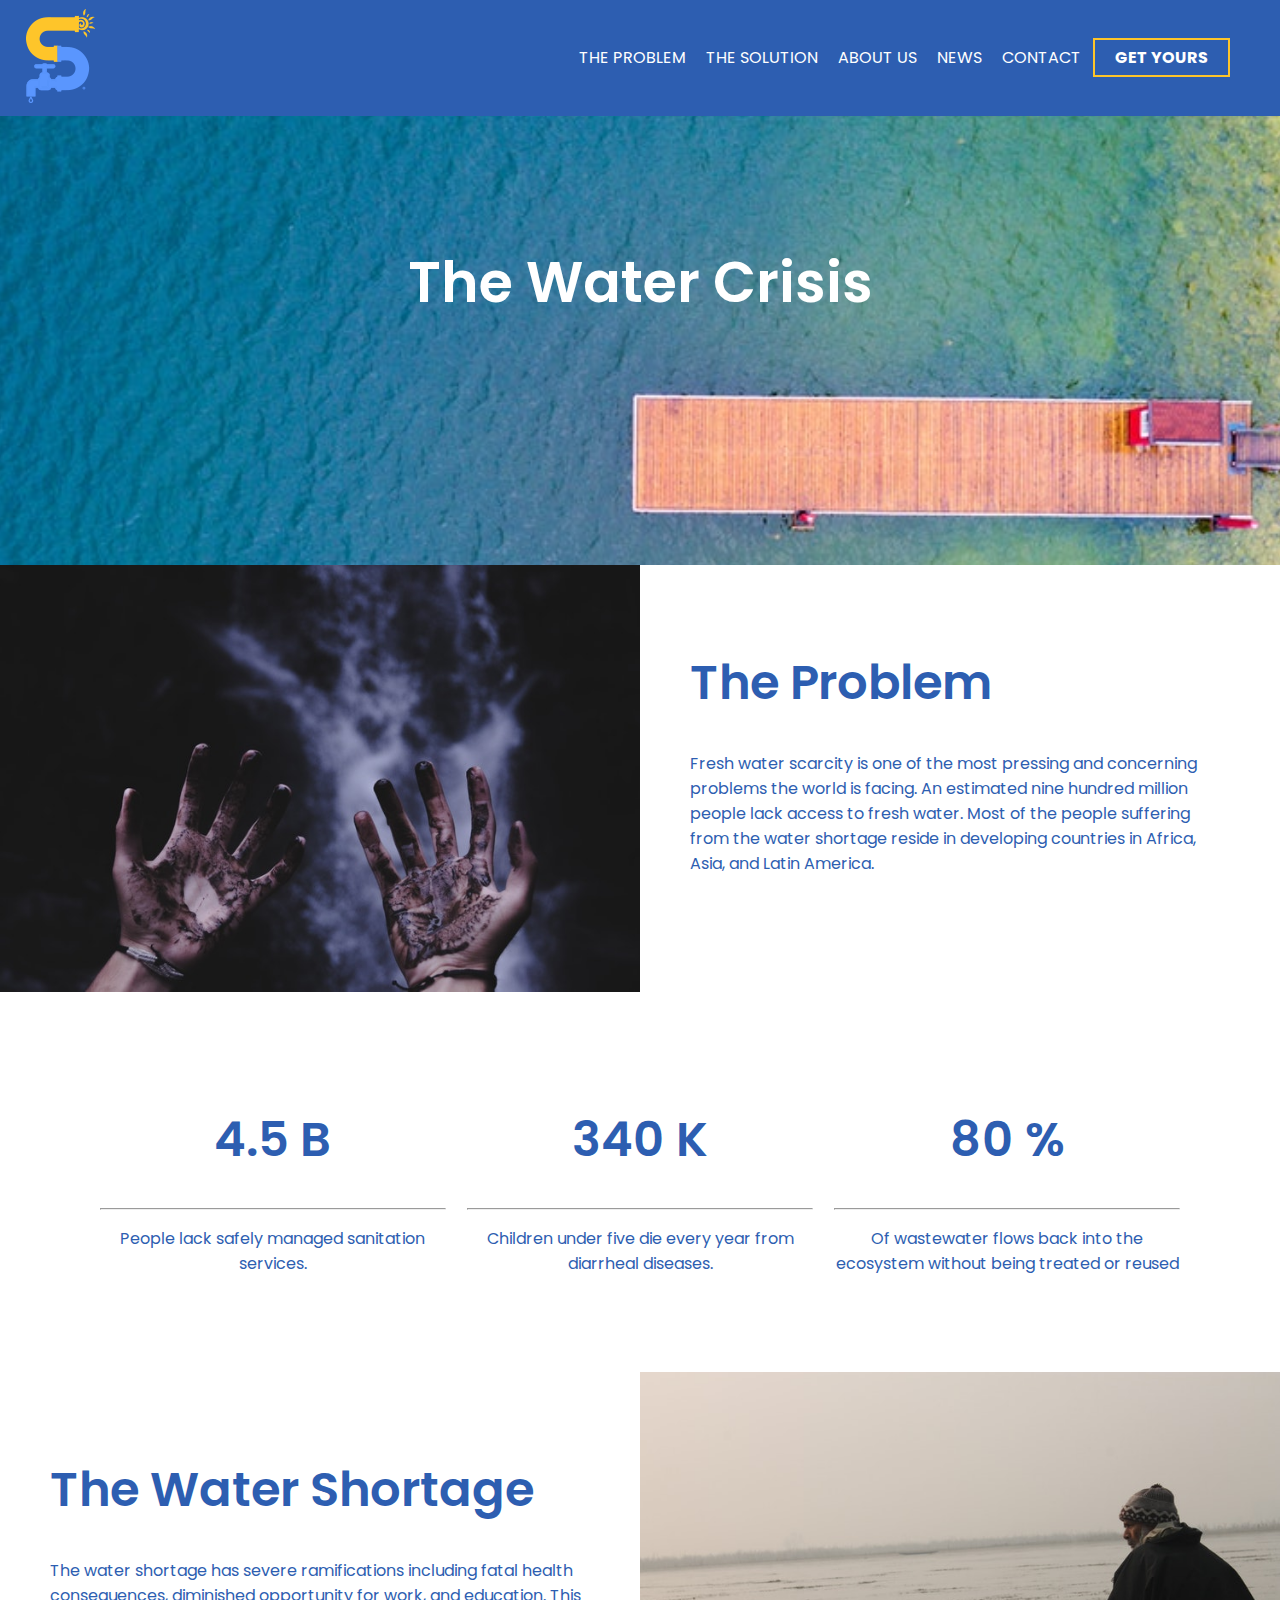
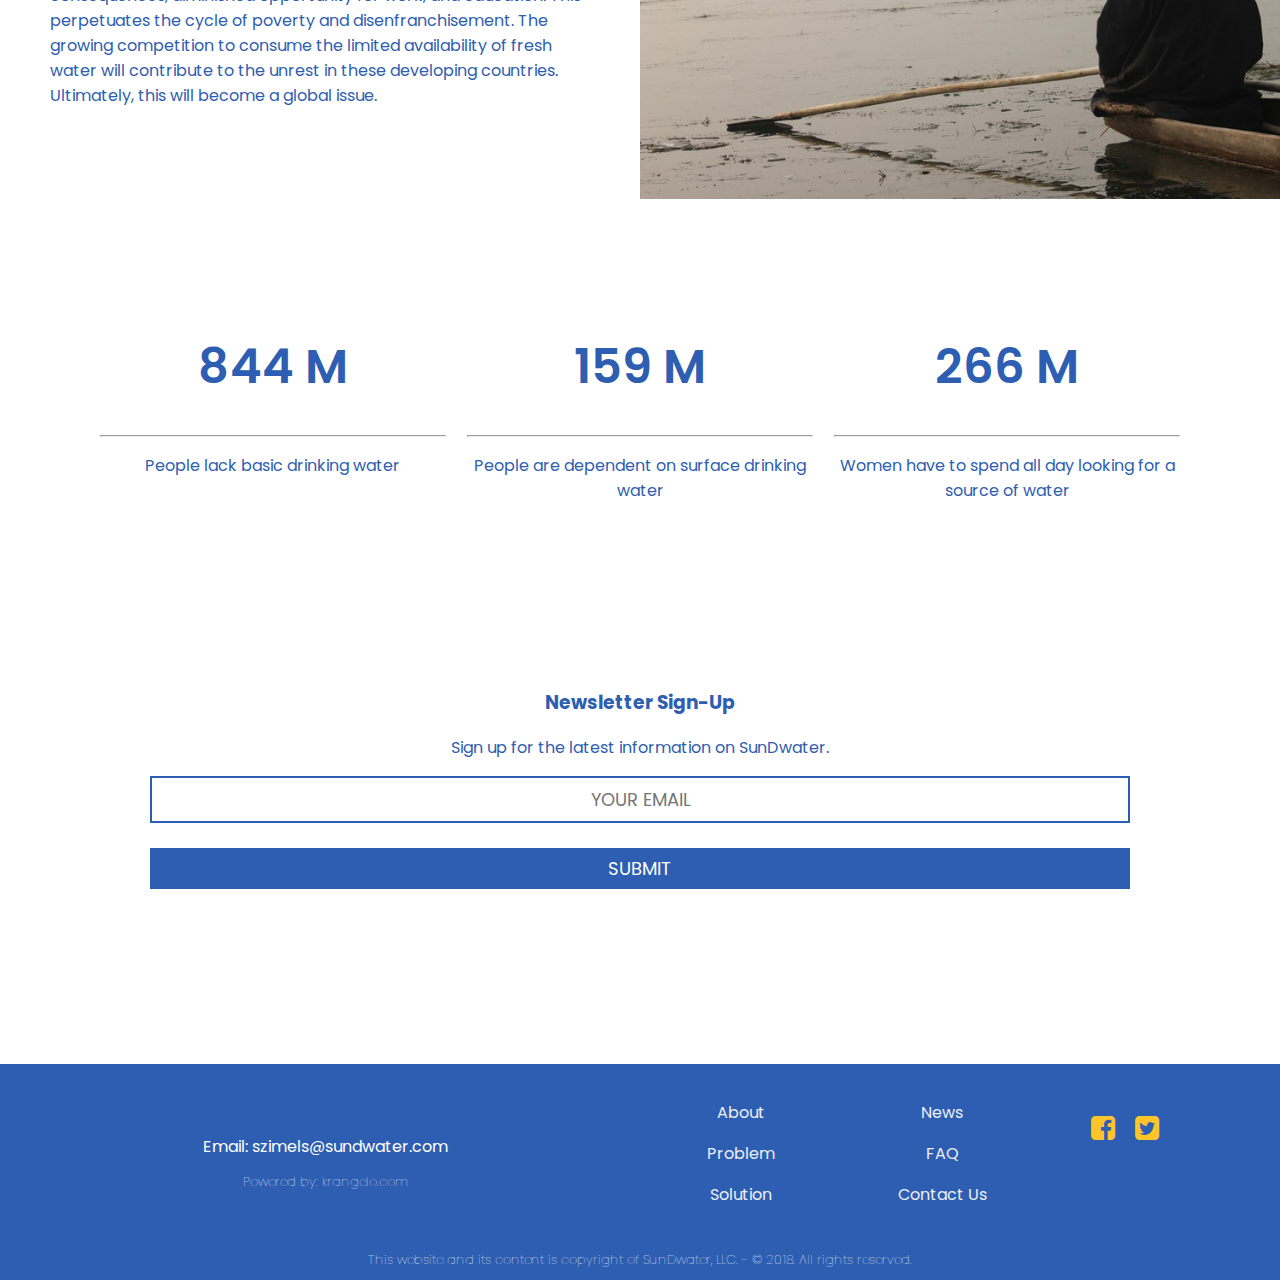
<file: problem.html>
<!doctype html>
<html lang="">
    <head>
        <meta charset="utf-8">
        <meta http-equiv="x-ua-compatible" content="ie=edge">
        <title>The Problem - SunDwater</title>
        <meta name="description" content="">
        <meta name="viewport" content="width=device-width, initial-scale=1">

        <link rel="apple-touch-icon" href="apple-touch-icon.png">
        <link rel="shortcut icon" href="favicon.ico" type="image/x-icon" />
        <link href="https://maxcdn.bootstrapcdn.com/font-awesome/4.7.0/css/font-awesome.min.css" rel="stylesheet" integrity="sha384-wvfXpqpZZVQGK6TAh5PVlGOfQNHSoD2xbE+QkPxCAFlNEevoEH3Sl0sibVcOQVnN" crossorigin="anonymous">


        <link rel="stylesheet" href="css/normalize.css">
        <link rel="stylesheet" href="css/main.css">
    </head>
    <body>
      <header id="problem-header">
        <nav>
          <ul>
            <li class="home-anchor"><a href="index.html"><img src="img/logo_notag.png" alt=""></a></li>
            <li class="nav-anchor"><a href="problem.html">The Problem</a></li>
            <li><a href="solution.html">The Solution</a></li>
            <li><a href="about.html">About Us</a></li>
            <li><a href="news.html">News</a></li>
            <li><a href="contact.html">Contact</a></li>
            <!-- Trigger/Open The Modal -->
            <button class="buy-now-button" id="myBtn">Get Yours</button>
            <!-- The Modal -->
            <div id="myModal" class="modal">
              <!-- Modal content -->
              <div class="modal-content">
                <span class="close">&times;</span>
                <h2 class="form-header">Get your SunDwater unit NOW!</h2>
                <p class="form-header">Fill out the form below and we'll reach out to you shortly!</p>
                  <form action="https://formspree.io/krineangelo@gmail.com" method="POST" id="contact-form">
                  <input type="text" name="full-name" placeholder="Full Name" id="">
                  <input type="email" name="email" placeholder="Email">
                  <input type="text" name="subject" placeholder="Subject" id="">
                  <textarea placeholder="Message" name="message" form="contact-form"></textarea>
                  <button class="form-button" type="submit">Submit</button>
                  </form>
                  </div>
                </div>
          </ul>
        </nav>
        <div class="hamburger">
          <div class="line"></div>
          <div class="line"></div>
          <div class="line"></div>
        </div>
        <div class="side-nav" id="nav-sidebar">
          <a href="#" class="exit">x</a>
          <h2><img src="img/logo_notag.png" alt="logo"></h2>
          <ul>
            <li><a href="index.html">Home</a></li>
            <li><a href="problem.html">The Problem</a></li>
            <li><a href="solution.html">The Solution</a></li>
            <li><a href="about.html">About Us</a></li>
            <li><a href="news.html">News</a></li>
            <li><a href="contact.html">Contact</a></li>
          </ul>
          <li class="hamburger-button"><a href="contact.html"><button class="buy-now-button" id="myBtn">Get Yours</button></a></li>
        </div>
        <h1>The Water Crisis</h1>
      </header>
      <section class="problem-main">
        <div class="problem-main-wrapper">
          <div class="problem-main-img col-1-2 hide-early">
            <img src="img/dirt.jpeg" alt="dirt">
          </div>
          <div class="problem-main-text col-1-2">
            <h1>The Problem</h1>
            <p>Fresh water scarcity is one of the most pressing and concerning problems the world is facing. An estimated nine hundred million people lack access to fresh water. Most of the people suffering from the water shortage reside in developing countries in Africa, Asia, and Latin America.</p>
          </div>
        </div>
      </section>
      <section class="problem-stats">
        <div class="problem-stats-wrapper-1">
          <div class="problem-stats-img col-1-3">
            <h1>4.5 B</h1>
            <hr>
            <p>People lack safely managed sanitation services.</p>
          </div>
          <div class="problem-stats-img col-1-3">
            <h1>340 K</h1>
            <hr>
            <p>Children under five die every year from diarrheal diseases.</p>
          </div>
          <div class="problem-stats-img col-1-3">
            <h1>80 %</h1>
            <hr>
            <p>Of wastewater flows back into the ecosystem without being treated or reused</p>
          </div>
        </div>
      </section>
      <section class="problem-description">
        <div class="problem-description-wrapper">
          <div class="problem-description-text col-1-2">
            <h1>The Water Shortage</h1>
            <p>The water shortage has severe ramifications including fatal health consequences, diminished opportunity for work, and education. This perpetuates the cycle of poverty and disenfranchisement. The growing competition to consume the limited availability of fresh water will contribute to the unrest in these developing countries. Ultimately, this will become a global issue.</p>
          </div>
          <div class="problem-description-img col-1-2">
            <img src="img/gaze.jpeg" alt="gaze">
          </div>
        </div>
      </section>
      <section class="problem-stats">
        <div class="problem-stats-wrapper">
          <div class="problem-stats-img col-1-3">
            <h1>844 M</h1>
            <hr>
            <p>People lack basic drinking water</p>
          </div>
          <div class="problem-stats-img col-1-3">
            <h1>159 M</h1>
            <hr>
            <p>People are dependent on surface drinking water</p>
          </div>
          <div class="problem-stats-img col-1-3">
            <h1>266 M</h1>
            <hr>
            <p>Women have to spend all day looking for a source of water</p>
          </div>
        </div>
      </section>
      <section class="problem-newsletter">
        <h3>Newsletter Sign-Up</h3>
        <p>Sign up for the latest information on SunDwater.</p>
        <input class="email" type="email" placeholder="Your Email">
        <input class="submit" type="submit">
      </section>
      <footer>
        <div class="footer-wrapper">
          <div class="footer-left col-1-2 sm-col-1">
            <p class="phone">Email: szimels@sundwater.com</p>
            <p id="my-site">Powered by: <a href="http://www.krangelo.com/">krangelo.com</a></p>
          </div>
          <div class="col-1-2 sm-col-1">
            <div class="footer-right">
              <div class="col-1-3">
                <p><a href="about.html">About</a></p>
                <p><a href="problem.html">Problem</a></p>
                <p><a href="solution.html">Solution</a></p>
              </div>
              <div class="col-1-3">
                <p><a href="news.html">News</a></p>
                <p><a href="index.html#home-faq">FAQ</a></p>
                <p><a href="contact.html">Contact Us</a></p>
              </div>
              <div class="social-media">
                <ul>
                  <li><i class="fa fa-facebook-square" aria-hidden="true"></i></li>
                  <li><i class="fa fa-twitter-square" aria-hidden="true"></i></li>
                </ul>
              </div>
            </div>
          </div>
        </div>
        <p id="copyright">This website and its content is copyright of SunDwater, LLC. - © 2018. All rights reserved.</p>
      </footer>

        <script src="js/vendor/jquery-1.12.0.min.js"></script>
        <script src="js/main.js"></script>
    </body>
</html>
</file>
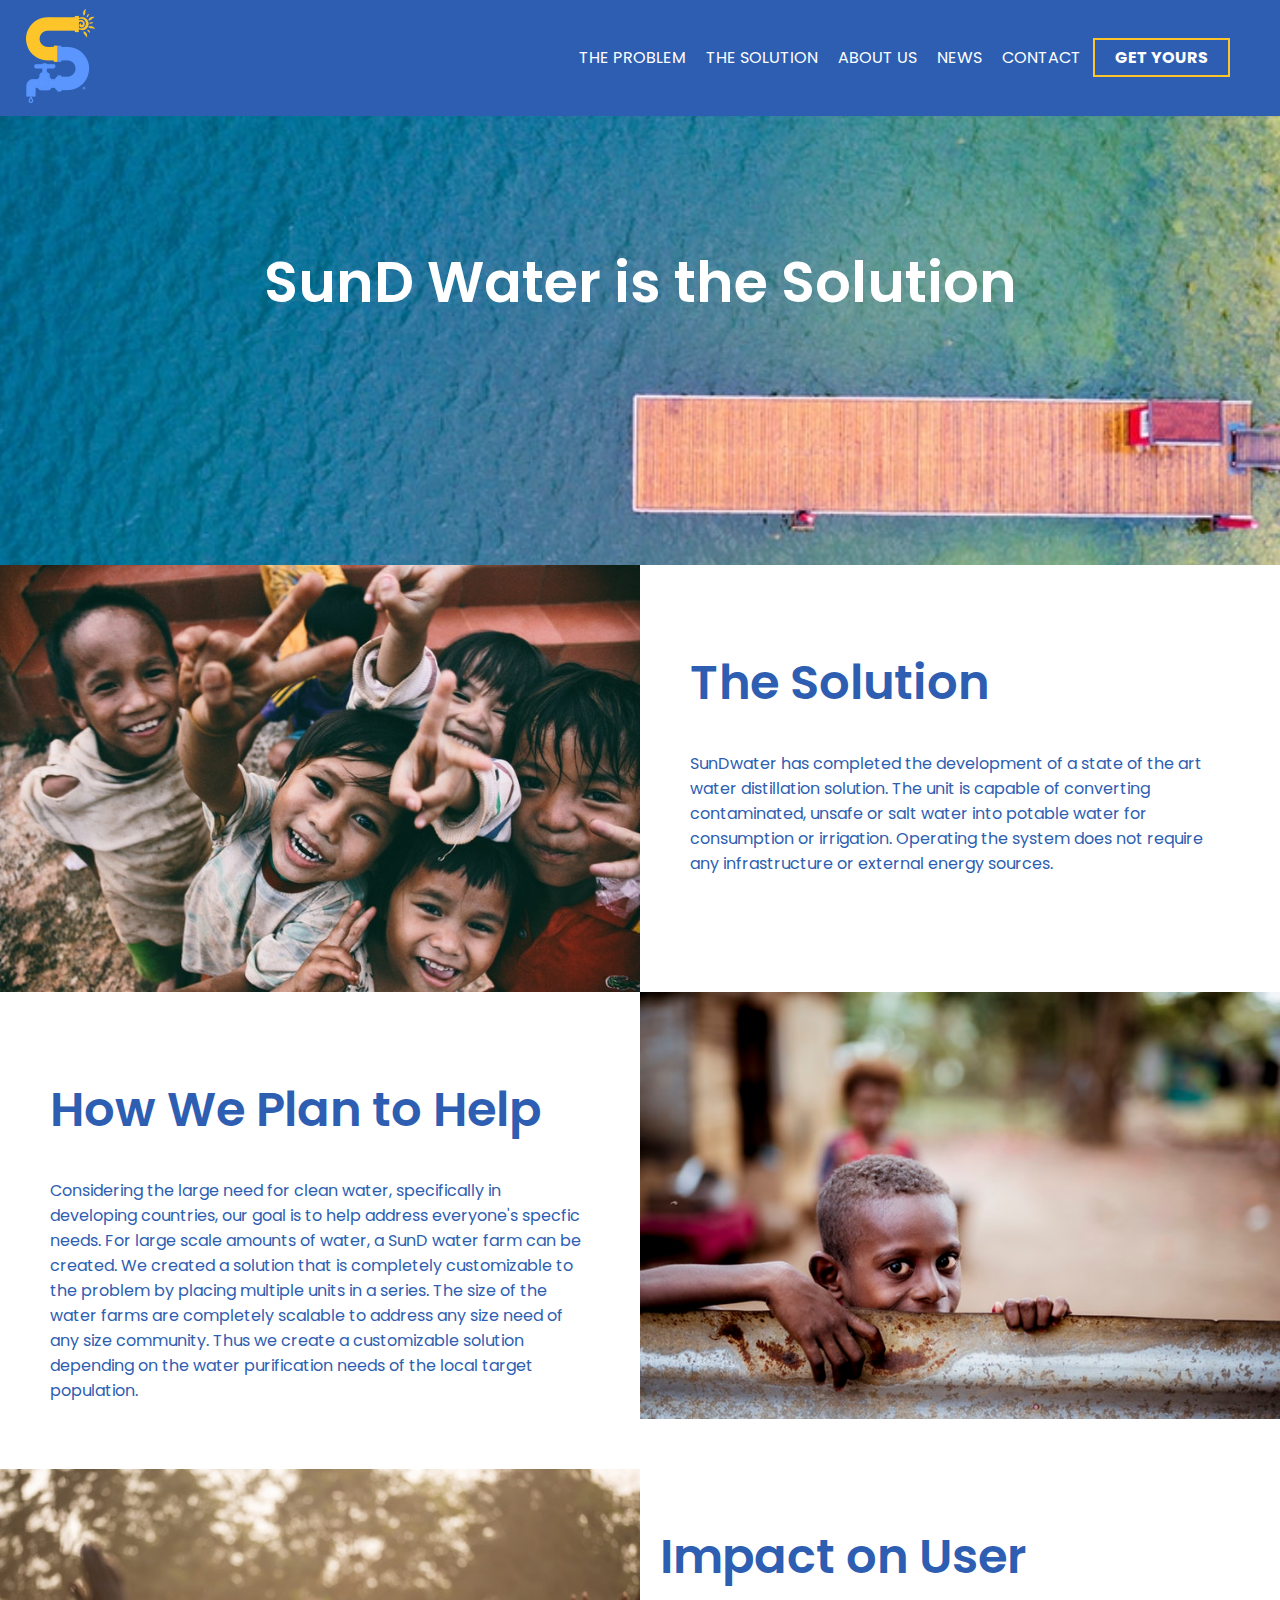
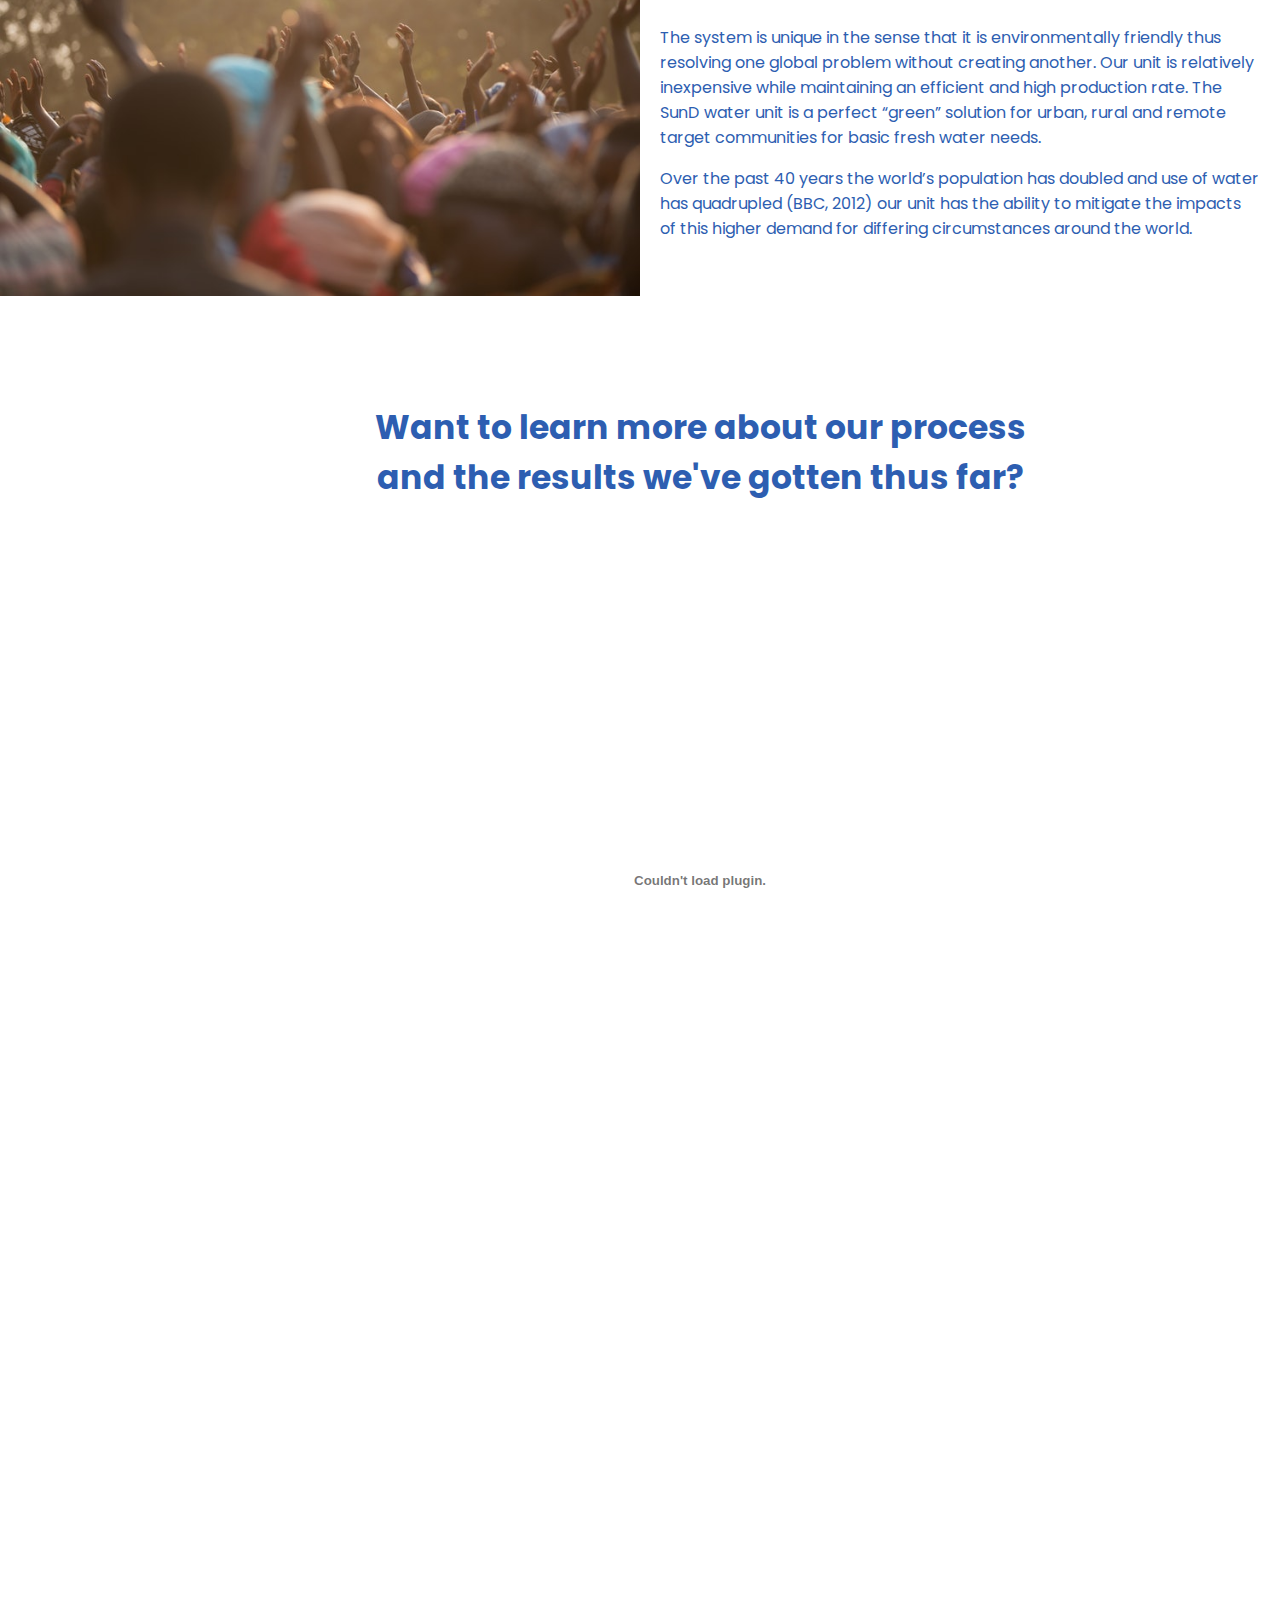
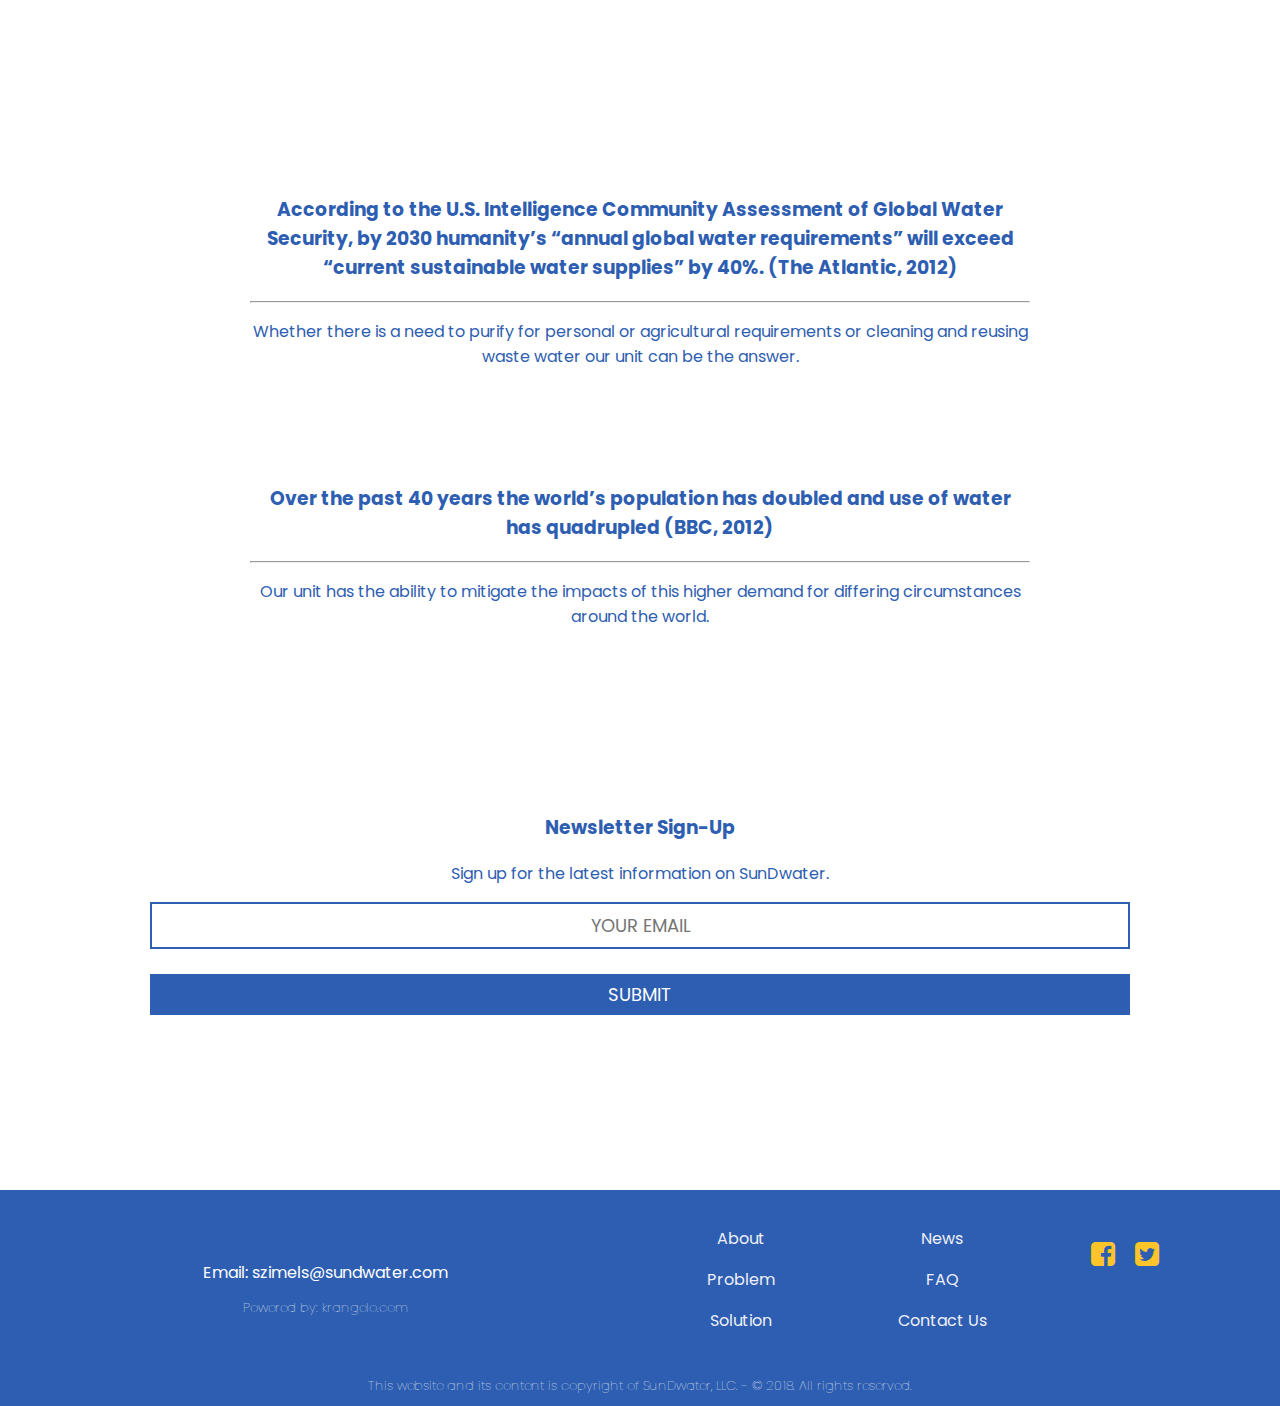
<file: solution.html>
<!doctype html>
<html lang="">
    <head>
        <meta charset="utf-8">
        <meta http-equiv="x-ua-compatible" content="ie=edge">
        <title>The Solution - SunDwater</title>
        <meta name="description" content="">
        <meta name="viewport" content="width=device-width, initial-scale=1">

        <link rel="apple-touch-icon" href="apple-touch-icon.png">
        <link rel="shortcut icon" href="favicon.ico" type="image/x-icon" />
        <link href="https://maxcdn.bootstrapcdn.com/font-awesome/4.7.0/css/font-awesome.min.css" rel="stylesheet" integrity="sha384-wvfXpqpZZVQGK6TAh5PVlGOfQNHSoD2xbE+QkPxCAFlNEevoEH3Sl0sibVcOQVnN" crossorigin="anonymous">


        <link rel="stylesheet" href="css/normalize.css">
        <link rel="stylesheet" href="css/main.css">
    </head>
    <body>
      <header id="solution-header">
        <nav>
          <ul>
            <li class="home-anchor"><a href="index.html"><img src="img/logo_notag.png" alt=""></a></li>
            <li class="nav-anchor"><a href="problem.html">The Problem</a></li>
            <li><a href="solution.html">The Solution</a></li>
            <li><a href="about.html">About Us</a></li>
            <li><a href="news.html">News</a></li>
            <li><a href="contact.html">Contact</a></li>
            <!-- Trigger/Open The Modal -->
            <button class="buy-now-button" id="myBtn">Get Yours</button>
            <!-- The Modal -->
            <div id="myModal" class="modal">
              <!-- Modal content -->
              <div class="modal-content">
                <span class="close">&times;</span>
                <h2 class="form-header">Get your SunDwater unit NOW!</h2>
                <p class="form-header">Fill out the form below and we'll reach out to you shortly!</p>
                  <form action="https://formspree.io/krineangelo@gmail.com" method="POST" id="contact-form">
                  <input type="text" name="full-name" placeholder="Full Name" id="">
                  <input type="email" name="email" placeholder="Email">
                  <input type="text" name="subject" placeholder="Subject" id="">
                  <textarea placeholder="Message" name="message" form="contact-form"></textarea>
                  <button class="form-button" type="submit">Submit</button>
                  </form>
                  </div>
                </div>
          </ul>
        </nav>
        <div class="hamburger">
          <div class="line"></div>
          <div class="line"></div>
          <div class="line"></div>
        </div>
        <div class="side-nav" id="nav-sidebar">
          <a href="#" class="exit">x</a>
          <h2><img src="img/logo_notag.png" alt="logo"></h2>
          <ul>
            <li><a href="index.html">Home</a></li>
            <li><a href="problem.html">The Problem</a></li>
            <li><a href="solution.html">The Solution</a></li>
            <li><a href="about.html">About Us</a></li>
            <li><a href="news.html">News</a></li>
            <li><a href="contact.html">Contact</a></li>
          </ul>
          <li class="hamburger-button"><a href="contact.html"><button class="buy-now-button" id="myBtn">Get Yours</button></a></li>
        </div>
        <h1>SunD Water is the Solution</h1>
      </header>
      <section class="solution-main">
        <div class="solution-main-wrapper">
          <div class="solution-main-img col-1-2 hide">
            <img src="img/happy-children.jpeg" alt="happy-children">
          </div>
          <div class="solution-main-text col-1-2">
            <h1>The Solution</h1>
            <p>SunDwater has completed the development of a state of the art water distillation solution. The unit is capable of converting contaminated, unsafe or salt water into potable water for consumption or irrigation. Operating the system does not require any infrastructure or external energy sources.</p>
          </div>
        </div>
      </section>
      <!-- <section class="solution-stats">
        <div class="solution-stats-wrapper">
          <iframe width="560" height="315" src="https://www.youtube.com/embed/NOfiYlxrhtY" frameborder="0" allow="autoplay; encrypted-media" allowfullscreen></iframe>
        </div>
      </section> -->
      <section class="solution-description">
        <div class="solution-description-wrapper">
          <div class="solution-description-text col-1-2">
            <h1>How We Plan to Help</h1>
            <p>Considering the large need for clean water, specifically in developing countries, our goal is to help address everyone's specfic needs. For large scale amounts of water, a SunD water farm can be created. We created a solution that is completely customizable to the problem by placing multiple units in a series. The size of the water farms are completely scalable to address any size need of any size community. Thus we create a customizable solution depending on the water purification needs of the local target population. </p>
          </div>
          <div class="solution-description-img hide-early col-1-2">
            <img src="img/young-boy.jpeg" alt="young-boy">
          </div>
        </div>
      </section>
      <section class="solution-impact">
        <div class="solution-impact-wrapper">
          <div class="solution-impact-img col-1-2">
            <img src="img/happy-hands.jpeg" alt="droplet">
          </div>
          <div class="solution-impact-text col-1-2">
            <h1>Impact on User</h1>
            <p>The system is unique in the sense that it is environmentally friendly thus resolving one global problem without creating another. Our unit is relatively inexpensive while maintaining an efficient and high production rate. The SunD water unit is a perfect “green” solution for urban, rural and remote target communities for basic fresh water needs.</p>
            <p class="hide-early-early">Over the past 40 years the world’s population has doubled and use of water has quadrupled (BBC, 2012) our unit has the ability to mitigate the impacts of this higher demand for differing circumstances around the world. </p>
          </div>
        </div>
      </section>
      </section>
      <section class="solution-stats">
        <div class="solution-stats-wrapper">
          <div class="pdf">
            <h2>Want to learn more about our process and the results we've gotten thus far?</h2>
            <object width="700" height="700" data="Lab_Jan_2016.pdf"></object>
          </div>
          <div class="video">
            <iframe src="https://www.youtube.com/embed/NOfiYlxrhtY" frameborder="0" allow="autoplay; encrypted-media" allowfullscreen></iframe>
          </div>
          <div class="solution-stats-img">
            <h3>According to the U.S. Intelligence Community Assessment of Global Water Security, by 2030 humanity’s “annual global water requirements” will exceed “current sustainable water supplies” by 40%. (The Atlantic, 2012)</h1>
            <hr>
            <p>Whether there is a need to purify for personal or agricultural requirements or cleaning and reusing waste water our unit can be the answer.</p>
          </div>
      </section>
      <section class="solution-stats">
        <div class="solution-stats-wrapper">
          <div class="solution-stats-img">
            <h3>Over the past 40 years the world’s population has doubled and use of water has quadrupled (BBC, 2012) </h1>
            <hr>
            <p>Our unit has the ability to mitigate the impacts of this higher demand for differing circumstances around the world. </p>
          </div>
        </div>
      </section>
      <section class="solution-newsletter">
        <h3>Newsletter Sign-Up</h3>
        <p>Sign up for the latest information on SunDwater.</p>
        <input class="email" type="email" placeholder="Your Email">
        <input class="submit" type="submit">
      </section>
      <footer>
        <div class="footer-wrapper">
          <div class="footer-left col-1-2 sm-col-1">
            <p class="phone">Email: szimels@sundwater.com</p>
            <p id="my-site">Powered by: <a href="http://www.krangelo.com/">krangelo.com</a></p>
          </div>
          <div class="col-1-2 sm-col-1">
            <div class="footer-right">
              <div class="col-1-3">
                <p><a href="about.html">About</a></p>
                <p><a href="problem.html">Problem</a></p>
                <p><a href="solution.html">Solution</a></p>
              </div>
              <div class="col-1-3">
                <p><a href="news.html">News</a></p>
                <p><a href="index.html#home-faq">FAQ</a></p>
                <p><a href="contact.html">Contact Us</a></p>
              </div>
              <div class="social-media">
                <ul>
                  <li><i class="fa fa-facebook-square" aria-hidden="true"></i></li>
                  <li><i class="fa fa-twitter-square" aria-hidden="true"></i></li>
                </ul>
              </div>
            </div>
          </div>
        </div>
        <p id="copyright">This website and its content is copyright of SunDwater, LLC. - © 2018. All rights reserved.</p>
      </footer>

        <script src="js/vendor/jquery-1.12.0.min.js"></script>
        <script src="js/main.js"></script>
    </body>
</html>
</file>
<file: css/main.css>
@import url('https://fonts.googleapis.com/css?family=Poppins:300,400,400i,600');
/* ==========================================================================
   Base styles:
   ========================================================================== */
/* Fix to include padding and border in the total width for each x */
* {
  box-sizing: border-box;
}

/* Fix for responsive images */
img {
  max-width: 100%;
}
body {
  font-family: 'Poppins', sans-serif;
  /* background-color: #EEEFF7; */
}
p {
  font-weight: 400;
  color: #2D5EB1;
}
h1 {
  font-weight: 600;
  font-size: 48px;
  color: #2D5EB1;
}
h2, h3, h4 {
    color: #2D5EB1;
}

/* ----------------------------------------
Grid Systems
------------------------------------------- */
.col-1-2 {
  flex-basis: 50%;
}
.col-1-3 {
  flex-basis: 32%;
}
.col-1-4 {
  flex-basis: 23%;
}
.col-2-3 {
  flex-basis: 62%;
}
.sp-col-1-2 {
  flex-basis: 47%;
}
.col-1-2-sp {
  flex-basis: 45%;
}
.footer-col-1-3 {
  flex-basis: 33%;
}

/* IF using no space between label col as full-col-1-2 */


/* ----------------------------------------
Buttons
------------------------------------------- */
#read-more-problem {
  border: 2px solid #2D5EB1;
  margin-top: 70px;
  color: #2D5EB1;
  text-transform: uppercase;
  font-weight: bold;
}
#read-more-problem:hover {
  background-color: #FEC52A;
  color: white;
  border: 2px solid #FEC52A;
  font-family: 'Poppins', sans-serif;
  text-transform: uppercase;
}
#read-more-solution {
  border: 2px solid #2D5EB1;
  margin-top: 70px;
  color: #2D5EB1;
  text-transform: uppercase;
  font-weight: bold;
}
#read-more-solution:hover {
  background-color: #FEC52A;
  color: white;
  border: 2px solid #FEC52A;
  font-family: 'Poppins', sans-serif;
  text-transform: uppercase;
}
#read-more-about {
  border: 2px solid #2D5EB1;
  margin-top: 70px;
  color: #2D5EB1;
  text-transform: uppercase;
  font-weight: bold;
}
#read-more-about:hover {
  background-color: #FEC52A;
  color: white;
  border: 2px solid #FEC52A;
  font-family: 'Poppins', sans-serif;
  text-transform: uppercase;
}
/* The Modal (background) */
.modal {
    display: none; /* Hidden by default */
    position: fixed; /* Stay in place */
    z-index: 1; /* Sit on top */
    left: 0;
    top: 0;
    width: 100%; /* Full width */
    height: 100%; /* Full height */
    overflow: auto; /* Enable scroll if needed */
    background-color: rgb(0,0,0); /* Fallback color */
    background-color: rgba(0,0,0,0.4); /* Black w/ opacity */
}
/* Modal Content/Box */
.modal-content {
    background-color: #fefefe;
    margin: 15% auto; /* 15% from the top and centered */
    padding: 20px;
    border: 1px solid #888;
    width: 80%; /* Could be more or less, depending on screen size */
}

/* The Close Button */
.close {
    color: #aaa;
    float: right;
    font-size: 28px;
    font-weight: bold;
}
.close:hover,
.close:focus {
    color: black;
    text-decoration: none;
    cursor: pointer;
}
.form-header {
  text-align: center;
}
/* ----------------------------------------
Nav
------------------------------------------- */
nav li {
  display: inline-block;
  flex-wrap: wrap;
  margin: 8px;
}
nav li a {
  text-decoration: none;
  text-transform: uppercase;
  color: #FFFFFF;
}
nav li a:hover {
  color: #FEC52A;
}
.buy-now-button {
  border: 2px solid #FEC52A;
  padding: 5px 20px 5px 20px;
  margin-right: 50px;
  margin-top: 15px;
  text-decoration: none;
  text-transform: uppercase;
  color: #FFFFFF;
  font-weight: bold;
  background-color: #2D5EB1;
}
.buy-now-button:hover {
  color: #2D5EB1;
  background-color: #FEC52A;
  cursor: pointer;
}
.home-anchor {
  float: left;
}
/* .home-anchor img {
  height: 200px;
  width: 250px;
  margin-left: -170px;
} */
img {
  display: block;
  margin: 0 auto;
}
nav ul {
  text-align: right;
  margin: 0;
  position: fixed;
  top: 0;
  left: 0;
  right: 0;
  background-color: #2D5EB1;
  padding: 0;
}
.nav-anchor {
  margin-top: 45px;
}

.hamburger {
  display: none;
	font-size: 45px;
	margin: 10px 0;
	padding-left: 20px;
  color: #2D5EB1;
  position: fixed;
  top: 0;
  left: 0;
}
.hamburger:hover {
  color: #FEC52A;
  cursor: pointer;
}

.side-nav {
  transform: translateX(-200px);
  transition: all 350ms ease-in-out;
}
.open {
  transform: translateX(0px);
}
#nav-sidebar {
  width: 200px;
  height: 100%;
  background-color:#2D5EB1;
  color: white;
  position: fixed;
  top: 0;
  left: 0;
  padding: 20px 0;
  text-align: center;
}
#nav-sidebar ul {
  color: white;
}
#nav-sidebar li {
  margin-bottom: 10px;
  margin-right: 35px;
}
#nav-sidebar li a {
  text-decoration: none;
  color: white;
}
#nav-sidebar li a:hover {
  text-decoration: none;
  color: #FCFFF5;
}
#nav-sidebar h2 {
  color: #92CDCF;
  text-align: center;
}
.exit {
    position: absolute;
    top: 10px;
    right: 20px;
    text-transform: none;
    font-size: 20px;
    text-decoration: none;
    color: #FEC52A;
}
.line {
  border-bottom: 4px solid #FEC52A;
  width: 35px;
  margin-bottom: 6px;
}
.line:last-child {
  margin-bottom: 0;
}
.side-nav ul {
  list-style-type: none;
  text-align: center;
}
.hamburger-button {
  margin-left: 60px;
}

/* ----------------------------------------
Header
------------------------------------------- */
#home-header {
  background-image: url('../img/colorful-water.jpeg');
  background-size: cover;
  background-attachment: fixed;
  background-position: top;
}
header h1 {
  color: white;
  text-align: center;
  font-size: 56px;
  padding: 240px;
  margin: 0;
}
/* ----------------------------------------
Home - Problem
------------------------------------------- */
.home-problem-wrapper {
  display: flex;
  flex-wrap: wrap;
}
.home-problem-text {
  padding: 50px;
  text-align: left;
}
/* ----------------------------------------
Home - Stats
------------------------------------------- */
.home-stats-wrapper {
  display: flex;
  flex-wrap: wrap;
  justify-content: space-between;
  padding: 40px 100px 40px 100px;
  text-align: center;
}
/* ----------------------------------------
Home - Solution
------------------------------------------- */
.home-solution-wrapper {
  display: flex;
  flex-wrap: wrap;
}
.home-solution-text {
  padding: 50px;
  text-align:  left;
}

/* ----------------------------------------
Home - Description
------------------------------------------- */
.home-description-wrapper {
  display: flex;
  flex-wrap: wrap;
}
.home-description-text {
  padding: 50px;
  text-align: left;
}


/* ----------------------------------------
Home - Newsletter
------------------------------------------- */
#home-faq {
  display: flex;
  flex-wrap: wrap;
  justify-content: center;
  padding: 120px 120px 30px 120px;
  background-image: url('../img/blue-water.gif');
  background-size: cover;
  background-attachment: fixed;
  background-position: left;
}
.faq-wrapper {
  height: 550px;
  width: 750px;
  border: 5px solid #2D5EB1;
  font: 26px;
  overflow: auto;
  padding: 15px;
  text-align: center;
  /* background-color: #EEEFF7; */
}
.faq-subtitle {
  margin-bottom: 20px;
}
.faq-wrapper h1 {
  margin-bottom: 5px;
}
/* ----------------------------------------
Home - Newsletter
------------------------------------------- */
.newsletter {
  padding: 150px;
  text-align: center;
}
.submit {
  background-color: #2D5EB1;
  color: white;
  font-family: 'Poppins', sans-serif;
  text-transform: uppercase;
  padding: 5px 250px 5px 250px;
  text-align: center;
  margin-top: 10px;
  width: 100%;
  font-size: 18px;
}
.submit:hover {
  color: #2D5EB1;
  background-color: white;
  border: 2px solid #2D5EB1;
  font-family: 'Poppins', sans-serif;
  text-transform: uppercase;
  padding: 5px 250px 5px 250px;
  transition: 0.25s;
  cursor:pointer;
}

/* ----------------------------------------
Footer
------------------------------------------- */
footer {
  text-align: center;
  background-color: #2D5EB1;
  padding: 10px;
}
footer p {
  margin-bottom: 0;
  color: white;
}
footer a {
  color: #EEEFF7;
  text-decoration: none;
}
footer a:hover {
  color: #FEC52A;
}
.footer-wrapper {
  display: flex;
  flex-wrap: wrap;
  text-align: left;
}
.footer-right {
  display: flex;
  flex-wrap: wrap;
  margin-top: 10px;
  margin-bottom: 30px;
  text-align: center;
}
.social-media li {
  display: inline-block;
  color: #FEC52A;
  font-size: 28px;
  margin: 8px;
  text-align: center;
}
.social-media li:hover {
  color: #EEEFF7;
  cursor: pointer;
}
#copyright {
  font-size: 13px;
  font-weight: lighter;
}
#my-site {
  font-size: 13px;
  font-weight: lighter;
}
.footer-email {
  font-size: 18px;
  margin-bottom: 60px;
}
.footer-left {
  text-align: center;
  margin-top: 10px;
  margin-bottom: 30px;
}
.phone {
  margin-top: 50px;
}
/* ----------------------------------------
Problem - Header
------------------------------------------- */
#problem-header {
  background-image: url('../img/colorful-water.jpeg');
  background-size: cover;
  background-attachment: fixed;
  background-position: top;
}
.problem-header h1 {
  color: #F2F2F2;
}


/* ----------------------------------------
Problem - Main
------------------------------------------- */
.problem-main-wrapper {
  display: flex;
  flex-wrap: wrap;
}
.problem-main-text {
  padding: 50px;
  text-align: left;
}

/* ----------------------------------------
Problem - Description
------------------------------------------- */
.problem-description-wrapper {
  display: flex;
  flex-wrap: wrap;
}
.problem-description-text {
  padding: 50px;
  text-align: left;
}

/* ----------------------------------------
Problem - Stats
------------------------------------------- */
.problem-stats-wrapper {
  display: flex;
  flex-wrap: wrap;
  justify-content: space-between;
  padding: 100px 100px 0 100px;
  text-align: center;
}
.problem-newsletter {
  padding: 150px;
  text-align: center;
}
.problem-stats-wrapper-1 {
  display: flex;
  flex-wrap: wrap;
  justify-content: space-between;
  padding: 80px 100px 80px 100px;
  text-align: center;
}
/* ----------------------------------------
Solution - Header
------------------------------------------- */
#solution-header {
  background-image: url('../img/colorful-water.jpeg');
  background-size: cover;
  background-attachment: fixed;
  background-position: top;
}

/* ----------------------------------------
Solution - Main
------------------------------------------- */
.solution-main-wrapper {
  display: flex;
  flex-wrap: wrap;
}
.solution-main-text {
  padding: 50px;
  text-align: left;
}
/* ----------------------------------------
Solution - Stats
------------------------------------------- */
.solution-stats-wrapper {
  display: flex;
  flex-wrap: wrap;
  justify-content: space-between;
  padding: 80px 250px 0px 250px;
  text-align: center;
}
.video iframe {
  width: 860px;
  height: 550px;
}
/* ----------------------------------------
Solution - Description
------------------------------------------- */
.solution-description-wrapper {
  display: flex;
  flex-wrap: wrap;
}
.solution-description-text {
  padding: 50px;
  text-align: left;
}

/* ----------------------------------------
Solution - Impact
------------------------------------------- */
.solution-impact-wrapper {
  display: flex;
  flex-wrap: wrap;
}
.solution-impact-text {
  padding: 50px;
  text-align: left;
}
.solution-newsletter {
  padding: 150px;
  text-align: center;
}
.pdf {
  text-align: center;
  padding: 0px 100px 80px 100px;
  font-size: 22px;
}
.pdf a:hover {
  color: #92CDCF;
}
.pdf a {
  color: #40627C;
  font-size: 28px;
}
/* ----------------------------------------
About - Main
------------------------------------------- */
/* .about-main-wrapper {
  display: flex;
  flex-wrap: wrap;
  justify-content: space-between;
  padding: 150px;
}
.about-main-text {
  padding: 50px;
  text-align: left;
} */
/* ----------------------------------------
About  - Commitment
------------------------------------------- */
.about-commitment-wrapper {
  display: flex;
  flex-wrap: wrap;
  justify-content: space-between;
  margin-top: 75px;
}
.about-commitment-text {
  padding: 50px 150px 150px 150px;
  text-align: left;
}
.about-aside-text {
  display: flex;
  text-align: center;
  justify-content: space-between;
  margin-top: 100px;
}

/* ----------------------------------------
About  - Principles
------------------------------------------- */
.about-principles-wrapper {
  display: flex;
  flex-wrap: wrap;
  justify-content: space-between;
  padding: 0px 50px 50px 50px;
}
.about-principles h2 {
  text-align: center;
}
.about-newsletter {
  padding: 150px;
  text-align: center;
}
.about-principles-img h4 {
  text-align: center;
}
.about-principles-img p {
  text-align: center;
}
/* ----------------------------------------
About - Team
------------------------------------------- */
.about-team-wrapper {
  display: flex;
  flex-wrap: wrap;
  justify-content: space-between;
  padding-left: 30px;
  padding-right: 30px;
}
.about-team h1 {
  text-align: center;
}
.about-team p {
  text-align: center;
}
/* ----------------------------------------
News - Items
------------------------------------------- */
.news-main-row {
  display: flex;
  flex-wrap: wrap;
  justify-content: space-between;
  padding: 50px;
}
.news-newsletter {
  padding: 100px 250px 100px 250px;
  text-align: center;
}
.contact-newsletter {
  padding: 150px;
  text-align: center;
}
#news-header h1 {
  text-align: center;
}
.news-main h1 a {
  color: #40627C;
  cursor: pointer;
}
.news-main h1 a:hover {
  color: #92CDCF;
}
#news-header {
  background-image: url('../img/colorful-water.jpeg');
  background-size: cover;
  background-attachment: fixed;
  background-position: top;
}

/* ----------------------------------------
Contact - Form
------------------------------------------- */
#contact-header {
  background-image: url('../img/colorful-water.jpeg');
  background-size: cover;
  background-attachment: fixed;
  background-position: top;
}
.contact-main {
  padding: 100px 150px 100px 150px;
}
.contact-main h1 {
  text-align: center;
}
.contact-main h2 {
  text-align: center;
}
form {
  font-family: 'Poppins', sans-serif;
  -webkit-font-smoothing: antialiased;
  text-transform: uppercase;
  letter-spacing: .02em;
  text-align: center;
  color: #44545E;
  padding: 50px;
  width: 100%;
  margin: 0 auto;
}
input {
 display: block;
 font-family: 'Poppins', sans-serif;
 text-transform: uppercase;
 padding: 8px 25.5px;
 text-align: center;
 margin-bottom: 25px;
 width: 100%;
 font-size: 18px;
 border: 2px solid #2D5EB1;
}
textarea {
 display: block;
 font-family: 'Poppins', sans-serif;
 text-transform: uppercase;
 padding: 50px 25.5px;
 text-align: center;
 margin-bottom: 10px;
 width: 100%;
 font-size: 18px;
 border: 2px solid #2D5EB1;
}
.form-button {
 background-color: #2D5EB1;
 color: white;
 font-family: 'Poppins', sans-serif;
 text-transform: uppercase;
 padding: 5px 250px 5px 250px;
 text-align: center;
 margin-top: 10px;
 width: 100%;
 font-size: 18px;
}
.form-button:hover {
 color: #2D5EB1;
 background-color: white;
 border: 2px solid #2D5EB1;
 font-family: 'Poppins', sans-serif;
 text-transform: uppercase;
 padding: 5px 250px 5px 250px;
 transition: 0.25s;
 cursor:pointer;
}

/* ----------------------------------------
Responsive Design
------------------------------------------- */
@media screen and (min-width: 1400px) {
  .about-principles h2 {
    padding-top: 30px;
  }
  img {
    width: 100%;
    padding: 0px;
  }
}
@media screen and (max-width: 1300px) {
  .solution-impact-text {
    padding: 20px;
  }
  #read-more-problem {
    margin-top: 10px;
  }
  #read-more-solution {
    margin-top: 10px;
  }
  #read-more-about {
    margin-top: 10px;
  }
  .video iframe {
    width: 760px;
    height: 450px;
  }
}
@media screen and (max-width: 1250px) {
  .solution-stats-wrapper {
    padding: 40px 150px 0px 150px;
  }
  .video iframe {
    width: 900px;
  }
}
@media screen and (max-width: 1185px) {
  .solution-description-text {
    padding: 20px;
  }
  .solution-impact-text h1 {
    margin-top: 0;
  }
  .about-commitment-text {
    padding: 50px 110px 110px 110px;
  }
}
@media screen and (max-width: 1150px) {
  .solution-main-text {
    padding: 20px;
  }
  .video iframe {
    width: 820px;
    height: 350px;
  }
  .problem-description-text {
    padding: 40px;
  }
}
@media screen and (max-width: 1100px) {
   h1 {
    font-size: 36px;
  }
  p {
    font-size: 16px;
  }
  .home-problem-text {
    padding: 20px;
  }
  .home-solution-text {
    padding: 30px;
  }
  .home-description-text {
    padding: 40px;
  }
  .pdf {
    padding: 0px 50px 80px 50px;
  }
  .solution-main-text {
    padding: 30px;
  }
  .solution-description-text {
    padding: 30px;
  }
  .solution-impact-text {
    padding: 10px;
  }
  .news-newsletter {
    padding: 50px;
  }
  .contact-newsletter {
    padding: 50px;
  }
  .problem-description-text {
    padding-top: 10px;
  }
  .video iframe {
    width: 820px;
    height: 350px;
  }
}
@media screen and (max-width: 1050px) {
  .video iframe {
    width: 740px;
  }
}
@media screen and (max-width: 1000px) {
   h1 {
    font-size: 36px;
    margin: 5px;
  }
  p {
    font-size: 16px;
  }
  .about-principles-wrapper {
    padding-right: 80px;
    padding-left: 80px;
  }
  .solution-stats-wrapper {
    padding: 80px 150px 0px 150px;
  }
  .video iframe {
    width: 700px;
    height: 350px;
  }
  .hide-early-early {
    display: none;
  }
}
@media screen and (max-width: 950px) {
  .home-solution-wrapper {
    display: block;
  }
  .home-solution-text {
    text-align: center;
  }
  .video iframe {
    width: 630px;
    height: 350px;
  }
  .solution-main-text {
    padding: 10px;
  }
  nav ul {
    font-size: 16px;
  }
  .home-anchor img {
    height: 40px;
    width: 200px;
  }
  .hamburger {
    display: block;
    text-align: center;
  }
  nav ul {
    display: none;
  }
  .hide-about {
    display: none;
  }
  .about-principles h2 {
    font-size: 20px;
  }
  .about-commitment-wrapper {
    margin-top: 105px;
  }
  .about-commitment-text {
    padding: 20px;
    text-align: center;
  }
  .about-newsletter {
    padding: 50px;
  }
  .ab-col-1 {
    flex-basis: 98%;

}
@media screen and (max-width: 900px) {
  .problem-main-text {
    padding: 30px;
  }
  .problem-description-text {
    padding: 10px;
  }
}
@media screen and (max-width: 875px) {
  .video iframe {
    width: 570px;
  }
}
@media screen and (max-width: 850px) {
  .home-problem-wrapper {
    display: block;
  }
  .home-problem-img img {
    width: 100%;
  }
  .hide-early {
    display: none;
  }
  .home-problem-text {
    text-align: center;
  }
  .home-stats-wrapper {
    padding-left: 50px;
    padding-right: 50px;
  }
  .home-description-wrapper {
    display: block;
  }
  .home-description-text {
    text-align: center;
  }
  .home-faq {
    padding: 70px;
  }
  .problem-stats-wrapper {
    padding-left: 50px;
    padding-right: 50px;
  }
  .problem-main-text {
    padding: 20px;
  }
  .problem-description-text {
    padding: 20px;
  }
  .problem-main-wrapper {
    display: block;
  }
  .problem-main-text {
    text-align: center;
  }
  .problem-stats-wrapper-1 {
    padding: 40px;
  }
  .problem-stats-wrapper {
    padding: 40px;
  }
  .problem-description-wrapper {
    display: block;
  }
  .problem-description-text {
    text-align: center;
  }
  .problem-newsletter {
    padding: 50px;
  }
  .contact-main {
    padding: 100px 50px 20px 50px;
  }
  .home-stats-wrapper {
    padding: 20px;
  }
  .newsletter {
    padding: 50px;
  }
  .solution-main-wrapper {
    display: block;
  }
  .solution-main-text {
    text-align: center;
  }
  .solution-description-wrapper {
    display: block;
  }
  .solution-description-text {
    text-align: center;
  }
  .solution-impact-text {
    text-align: center;
  }
  .solution-impact-wrapper {
    display: block;
  }
  .solution-stats-wrapper {
    padding: 30px 100px 30px 100px;
  }
  .solution-newsletter {
    padding: 50px;
  }
  .pdf {
    padding: 60px;
  }
  .md-col-1-2 {
    flex-basis: 48%;
  }
  .news-newsletter {
    padding: 50px;
  }
  .contact-newsletter {
    padding: 50px;
  }
  .video iframe {
    width: 630px;
  }
}
@media screen and (max-width: 800px) {
  #problem-header h1 {
    font-size: 52px;
  }
}
@media screen and (max-width: 775px) {
  .video iframe {
    width: 600px;
  }
}
@media screen and (max-width: 750px) {
  .video iframe {
    width: 570px;
  }
}
@media screen and (max-width: 700px) {
  .hide {
    display: none;
  }
  .form-button {
    padding: 5px 10px 5px 10px;
  }
  h1 {
    font-size: 24px;
    text-align: center;
  }
  .footer-left {
    margin-bottom: 5px;
  }
  .footer-right {
    margin-bottom: 5px;
  }
  .solution-stats-wrapper {
    padding: 0px 100px 30px 100px;
  }
  .contact-main {
    padding: 50px 40px 20px 40px;
  }
  .contact-main h1 {
    font-size: 28px;
  }
  .contact-main h2 {
    font-size: 22px;
  }
  .video iframe {
    width: 500px;
    height: 250px;
  }
  header h1 {
    padding: 200px;
  }
}
@media screen and (max-width: 650px) {
  .home-stats-wrapper {
    display: block;
  }
  .sm-col-1 {
    flex-basis: 98%;
  }
  .news-main {
    text-align: center;
  }
  .footer-left {
    margin-bottom: 5px;
  }
  .footer-right {
    margin-bottom: 5px;
  }
  .video iframe {
    width: 450px;
    height: 200px;
  }
  header h1 {
    padding: 150px;
  }
  #home-faq {
    padding: 80px 80px 30px 80px;
  }
@media screen and (max-width: 600px) {
  .problem-stats-wrapper-1 {
    display: block;
  }
  .problem-stats-wrapper {
    display: block;
  }
  .contact-main {
    padding: 40px 20px 20px 20px;
  }
  .contact-main h1 {
    font-size: 26px;
  }
  .contact-main h2 {
    font-size: 20px;
  }
  .video iframe {
    width: 400px;
    height: 200px;
  }
  .pdf {
    padding: 30px;
  }
  .submit {
    padding: 5px 10px 5px 10px;
  }
}
@media screen and (max-width: 550px) {
  header h1 {
    font-size: 40px;
    text-align: center;
    padding: 150px;
  }
  .news-main {
    padding: 10px;
  }
  .news-main-row {
    padding: 0px;
  }
  .video iframe {
    width: 450px;
    height: 200px;
  }
  .pdf {
    padding: 15px;
  }
  .solution-stats-wrapper {
    padding: 0px 50px 30px 50px;
  }
  #home-faq {
    padding: 50px 50px 30px 50px;
  }
}
@media screen and (max-width: 500px) {
  .video iframe {
    width: 420px;
    height: 200px;
  }
}
@media screen and (max-width: 450px) {
  header h1 {
    font-size: 40px;
    padding: 100px;
  }
  #problem-header h1 {
    font-size: 40px;
  }
  .home-faq {
    padding: 20px;
  }
  .submit {
    padding: 5px 10px 5px 10px;
  }
  .about-commitment-wrapper {
    margin-top: 80px;
  }
  .about-principles-wrapper {
    padding-left: 40px;
    padding-right: 40px;
  }
  .news-item {
    padding-bottom: 30px;
  }
  .pdf {
    padding: 10px;
  }
  .solution-stats-wrapper {
    padding: 30px;
  }
  .contact-main {
    padding: 30px 10px 10px 10px;
  }
  #copyright {
    margin-top: 35px;
  }
  .news-newsletter {
    padding: 20px;
  }
  .contact-newsletter {
    padding: 20px;
  }
  form {
    padding: 20px;
  }
  .video iframe {
    width: 390px;
    height: 200px;
  }
  .pdf {
    padding: 10px;
  }
  .solution-stats-wrapper {
    padding: 0px 30px 30px 30px;
  }
  .hamburger-button {
    text-align: center;
  }
  #home-header {
    background-size: 100% 13%;
  }
  #problem-header {
    background-size: 100% 15%;
  }
  #solution-header {
    background-size: 100% 15%;
  }
  #news-header {
    background-size: 100% 15%;
  }
  #contact-header {
    background-size: 100% 20%;
  }
}
@media screen and (max-width: 400px) {
  .video iframe {
    width: 350px;
    height: 200px;
  }
}
@media screen and (max-width: 375px) {
  .hamburger-button {
    margin-left: 50px;
  }

  #home-faq {
    padding: 10px;
  }
  .faq-wrapper {
    height: 350px;
    width: 300px;
  }
  .video iframe {
    width: 320px;
    height: 200px;
  }
}
@media screen and (max-width: 300px) {
  .social-media {
    text-align: center;
  }
}
</file>
